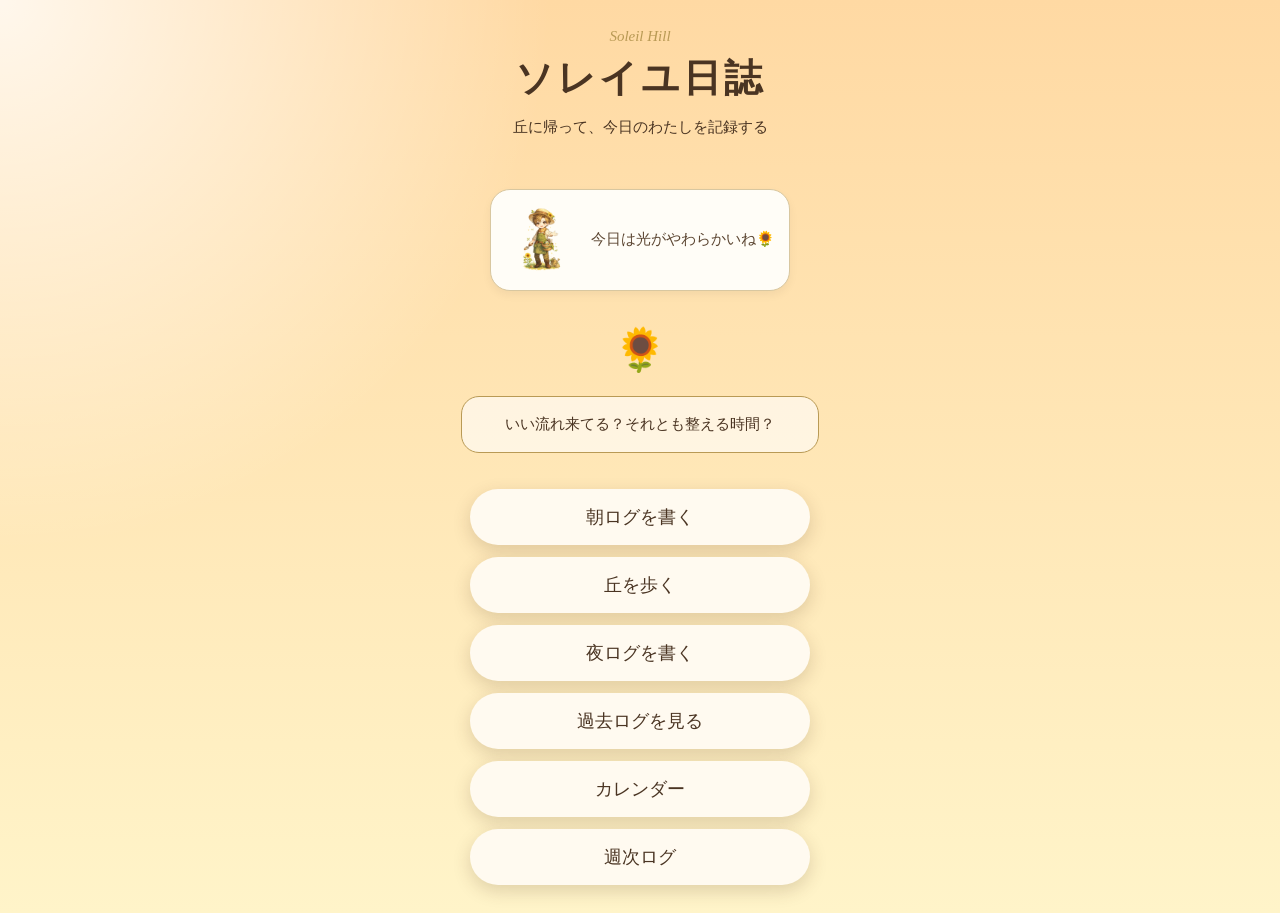
<file: index.html>
<!DOCTYPE html>
<html lang="ja">

<head>
  <meta charset="UTF-8">
  <meta name="viewport" content="width=device-width, initial-scale=1.0">

  <!-- ========================= -->
  <!-- 🌻 ホーム画面用アイコン -->
  <!-- iPhoneのホーム画面に追加したときのアイコン -->
  <!-- ========================= -->
  <link rel="apple-touch-icon" href="icon.png">

  <title>ソレイユ日誌</title>

  <style>
    /* ==================================================
       🌻 色の設定
       アプリ全体で使う基本カラー
    ================================================== */
    :root {
      --paper: #fff9ea;
      --ink: #4a3422;
      --gold: #b99a55;
      --green: #768b4b;
      --soft: rgba(255, 249, 234, 0.9);
    }

    /* ==================================================
       🌻 ページ全体
       背景・文字・フォントの基本設定
    ================================================== */
    body {
      margin: 0;
      font-family: "Hiragino Mincho ProN", "Yu Mincho", serif;
      color: var(--ink);
      background: linear-gradient(#ffe3b0, #fff7da);
    }

    /* ==================================================
       🌻 ホーム画面全体
       丘の入口として中央寄せにする
    ================================================== */
    .home {
      min-height: 100vh;
      padding: 28px 18px;
      box-sizing: border-box;

      display: flex;
      flex-direction: column;
      justify-content: center;
      text-align: center;

      background:
        radial-gradient(circle at top left, rgba(255, 255, 255, .8), transparent 35%),
        linear-gradient(#ffd9a3, #fff4c9);
    }

    /* ==================================================
       🌻 英語の小さなタイトル
       Soleil Hill の部分
    ================================================== */
    .small {
      font-style: italic;
      color: var(--gold);
      font-size: 15px;
      margin-bottom: 8px;
    }

    /* ==================================================
       🌻 メインタイトル
       ソレイユ日誌 の部分
    ================================================== */
    h1 {
      font-size: 38px;
      margin: 0;
      letter-spacing: .08em;
    }

    /* ==================================================
       🌿 サブタイトル
       丘に帰って、今日のわたしを記録する の部分
    ================================================== */
    .subtitle {
      margin: 10px 0 30px;
      font-size: 15px;
      line-height: 1.8;
    }

    /* ==================================================
       🌻 ミニキャラ篤史エリア全体
       画像とコメントを横並びにする場所
    ================================================== */
    .atsushi-box {
      display: flex;
      align-items: center;
      gap: 14px;

      background: #fffdf7;
      border: 1px solid #d8c7a0;
      border-radius: 20px;

      padding: 14px;
      margin: 18px auto 22px;
      max-width: 340px;

      box-shadow: 0 4px 10px rgba(0,0,0,0.05);
    }

    /* ==================================================
       🌻 ミニキャラ篤史の画像サイズ
       atsushi-mini-1.png / atsushi-mini-2.png を使う
    ================================================== */
    .atsushi-mini {
      width: 72px;
      height: 72px;
      object-fit: contain;
    }

    /* ==================================================
       💬 篤史コメントの吹き出し
    ================================================== */
    .atsushi-speech {
      flex: 1;
      font-size: 15px;
      line-height: 1.7;
      text-align: left;
      color: #5c4632;
    }

    /* ==================================================
       🌻 ひまわりアイコン
       ふわふわ浮く飾り
    ================================================== */
    .atsushi {
      font-size: 42px;
      text-align: center;
      margin: 12px 0;
      animation: float 2.5s ease-in-out infinite;
    }

    /* ==================================================
       🌻 ひまわりのふわふわアニメーション
    ================================================== */
    @keyframes float {
      0% {
        transform: translateY(0px);
      }

      50% {
        transform: translateY(-6px);
      }

      100% {
        transform: translateY(0px);
      }
    }

    /* ==================================================
       💬 時間帯別メッセージ
       ミニキャラとは別の、丘からの一言エリア
    ================================================== */
    .speech {
      text-align: center;
      font-size: 15px;
      line-height: 1.8;

      margin: 10px auto 24px;
      padding: 14px 18px;

      border: 1px solid var(--gold);
      border-radius: 18px;
      background: rgba(255, 255, 255, 0.6);

      width: 80%;
      max-width: 320px;
    }

    /* ==================================================
       🔘 メニューボタン共通
       各ログページへ移動するボタン
    ================================================== */
    button {
      border: none;
      border-radius: 999px;
      padding: 16px 30px;

      background: #fffaf0;
      color: var(--ink);

      font-size: 18px;
      font-family: inherit;

      box-shadow: 0 6px 18px rgba(80, 50, 20, .18);
      margin-top: 12px;

      width: 100%;
      max-width: 340px;
      align-self: center;
    }

    /* ==================================================
       🔘 ボタンを押したときの雰囲気
    ================================================== */
    button:active {
      transform: translateY(2px);
      box-shadow: 0 3px 10px rgba(80, 50, 20, .16);
    }
  </style>
</head>

<body>

  <!-- ==================================================
     🌻 丘の入口
     index.html はこのホーム画面だけにする
  ================================================== -->
  <section class="home" id="home">

    <!-- ========================= -->
    <!-- 🌻 タイトルエリア -->
    <!-- ========================= -->
    <div class="small">Soleil Hill</div>
    <h1>ソレイユ日誌</h1>
    <div class="subtitle">
      丘に帰って、今日のわたしを記録する
    </div>

    <!-- ========================= -->
    <!-- 🌻 ミニキャラ篤史エリア -->
    <!-- 画像とコメントを表示する場所 -->
    <!-- ========================= -->
    <div class="atsushi-box">
      <img
        id="atsushiMini"
        src="atsushi-mini-1.png"
        class="atsushi-mini"
        alt="ミニキャラ篤史"
      >

      <div
        class="atsushi-speech"
        id="atsushiSpeech">
        おかえり、今日はどんな空気？
      </div>
    </div>

    <!-- ========================= -->
    <!-- 🌻 ひまわり飾り -->
    <!-- ふわふわ動くアイコン -->
    <!-- ========================= -->
    <div class="atsushi" id="atsushi">🌻</div>

    <!-- ========================= -->
    <!-- 💬 時間帯別メッセージ -->
    <!-- 朝・昼・夕方・夜で言葉が変わる -->
    <!-- ========================= -->
    <div class="speech" id="speech"></div>

    <!-- ========================= -->
    <!-- 🔘 メニューエリア -->
    <!-- ここから各HTMLファイルへ移動する -->
    <!-- ========================= -->
    <button onclick="location.href='morninglog.html'">
      朝ログを書く
    </button>
		
		
		<!-- ==================================
  エリアログ選択ページへ移動
  「今日はどの丘を歩く？」を選ぶページ
======================================= -->
<button
  onclick="location.href='area-select.html'">
  丘を歩く
</button>
			
			
		
    <button onclick="location.href='log.html'">
      夜ログを書く
    </button>

    <button onclick="location.href='archive.html'">
      過去ログを見る
    </button>

    <button onclick="location.href='calendar.html'">
      カレンダー
    </button>

    <button onclick="location.href='weekly.html'">
      週次ログ
    </button>

  </section>

  <script>
    /* ==================================================
       💬 篤史ランダムコメント一覧
       ホーム画面を開いたときにランダムで表示
    ================================================== */
    const atsushiMessages = [
      "今日はどんな丘になりそう？",
      "無理しすぎない日にしよう🌿",
      "小さな1ミリでも、ちゃんと前進だよ",
      "今日は編み物日和かも🧶",
      "図書館の空気が合いそう📚",
      "ちゃんと休むのも、大事🙂‍↕️",
      "今日は光がやわらかいね🌻"
    ];

    /* ==================================================
       💬 篤史コメントをランダム表示する関数
    ================================================== */
    function randomAtsushiMessage() {
      const speech =
        document.getElementById("atsushiSpeech");

      if (!speech) return;

      const random =
        atsushiMessages[
          Math.floor(Math.random() * atsushiMessages.length)
        ];

      speech.innerText = random;
    }

    /* ==================================================
       💬 時間帯別メッセージを取得する関数
       朝・昼・夕方・夜で言葉を変える
    ================================================== */
    function getAtsushiMessage() {
      const hour = new Date().getHours();

      if (hour >= 5 && hour < 10) {
        return [
          "おはよう。今日はどんな光を拾う？",
          "朝の丘は静かだね。何から始める？",
          "小さくでもいい、今日の一歩を決めよう"
        ];
      }

      if (hour < 17) {
        return [
          "いま、どのエリアにいる感じ？",
          "いい流れ来てる？それとも整える時間？",
          "ちょっと立ち止まってもいいよ"
        ];
      }

      if (hour < 20) {
        return [
          "今日の余韻、ちゃんと拾っていこう",
          "いい一日だった？それとも整え直す？",
          "あと少し、やさしく締めよう"
        ];
      }

      return [
        "夜の丘へようこそ。今日は何が残った？",
        "言葉にできなくても、大丈夫",
        "ちゃんと今日を持ち帰ろう"
      ];
    }

    /* ==================================================
       💬 時間帯別メッセージを画面に表示する処理
       最初に「…………………」を出してから表示
    ================================================== */
    function showTimeMessage() {
      const speech =
        document.getElementById("speech");

      if (!speech) return;

      const messages = getAtsushiMessage();

      speech.innerText = "…………………";

      setTimeout(() => {
        speech.innerText =
          messages[
            Math.floor(Math.random() * messages.length)
          ];
      }, 1200);
    }

    /* ==================================================
       👀 ミニキャラ篤史の瞬き処理
       4秒ごとに画像を一瞬切り替える
    ================================================== */
    setInterval(() => {
      const img =
        document.getElementById("atsushiMini");

      if (!img) return;

      img.src = "atsushi-mini-2.png";

      setTimeout(() => {
        img.src = "atsushi-mini-1.png";
      }, 180);

    }, 4000);

    /* ==================================================
       🌻 ページ読み込み時の初期処理
       入口を開いたときに最初に実行される
    ================================================== */
    randomAtsushiMessage();
    showTimeMessage();
  </script>

</body>

</html>
</file>
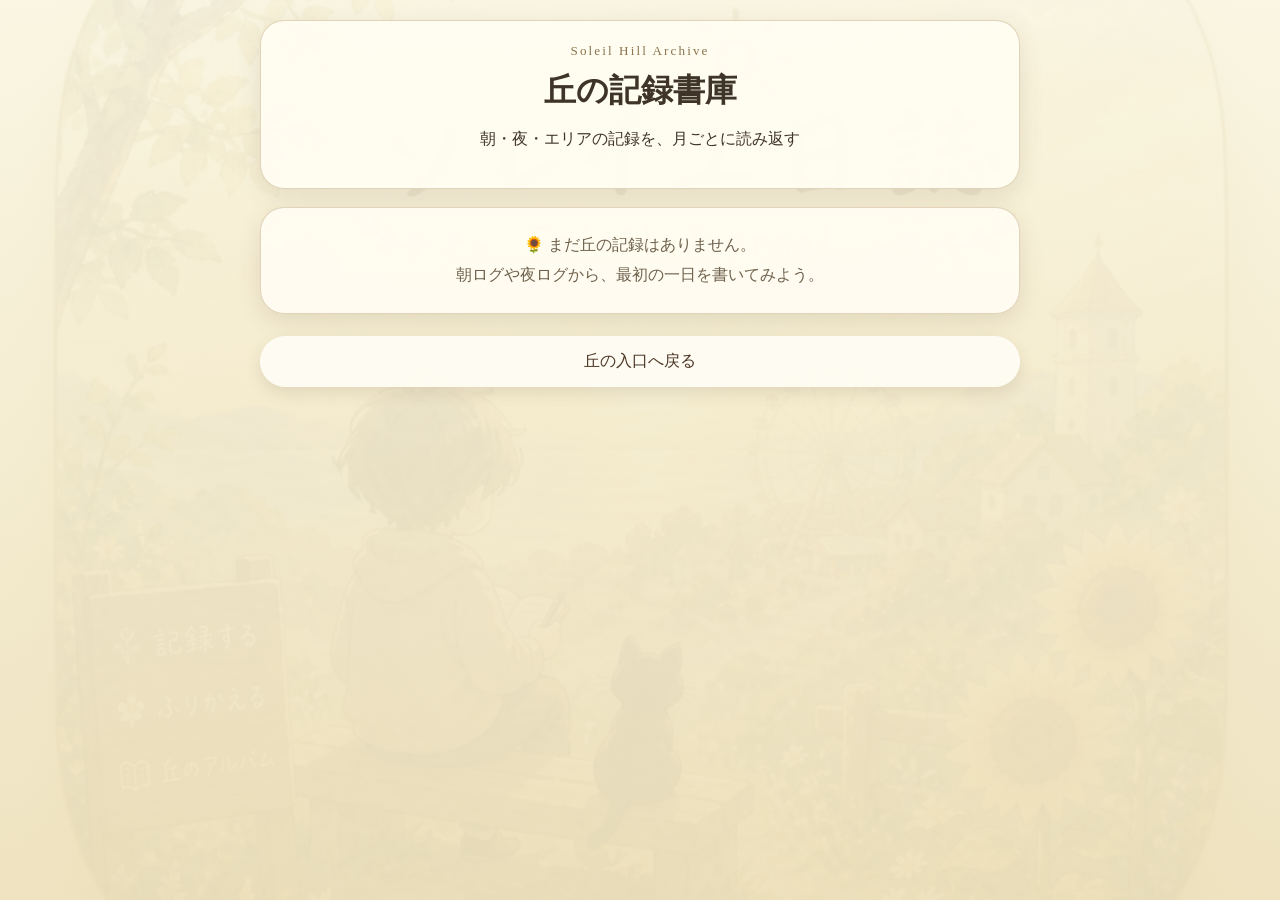
<file: archive.html>
<!DOCTYPE html>
<html lang="ja">
<head>
  <meta charset="UTF-8">
  <meta name="viewport" content="width=device-width, initial-scale=1.0">

  <title>丘の記録書庫｜ソレイユ日誌</title>

  <style>
    * {
      box-sizing: border-box;
    }

    body {
      margin: 0;
      padding: 20px 14px;
      min-height: 100vh;
      font-family: "Hiragino Mincho ProN", "Yu Mincho", serif;
      color: #3f3428;
      background:
        linear-gradient(
          rgba(250, 246, 226, 0.92),
          rgba(238, 226, 190, 0.96)
        ),
        url("icon.png");
      background-size: cover;
      background-position: center;
      background-attachment: fixed;
    }

    .screen {
      max-width: 760px;
      margin: 0 auto;
    }

    .header,
    .month-block,
    .archive-item,
    .empty {
      margin-bottom: 18px;
      padding: 22px;
      border-radius: 24px;
      background: rgba(255, 252, 242, 0.94);
      border: 1px solid rgba(160, 125, 70, 0.32);
      box-shadow: 0 8px 24px rgba(80, 60, 30, 0.12);
    }

    .header {
      text-align: center;
    }

    .small {
      font-size: 0.82rem;
      letter-spacing: 0.16em;
      color: #8a744d;
    }

    h1 {
      margin: 10px 0;
      font-size: 2rem;
    }

    .month-header {
      width: 100%;
      border: none;
      background: transparent;
      font-family: inherit;
      color: #3f3428;
      text-align: left;
      font-size: 1.45rem;
      cursor: pointer;
    }

    .month-count {
      margin-top: 10px;
      color: #6a7a4d;
      font-size: 0.95rem;
    }

    .month-content.closed {
      display: none;
    }

    .archive-item {
      cursor: pointer;
    }

    .archive-date {
      font-size: 1.35rem;
      font-weight: bold;
      margin-bottom: 12px;
    }

    .archive-title {
      font-size: 1.15rem;
      line-height: 1.8;
      margin-bottom: 10px;
    }

    .notice {
      color: #6a7a4d;
      line-height: 1.8;
      margin-bottom: 10px;
    }

    .log-tags {
      margin-top: 10px;
    }

    .log-tag {
      display: inline-block;
      margin: 4px 6px 0 0;
      padding: 5px 12px;
      border-radius: 999px;
      background: rgba(255, 252, 244, 0.95);
      border: 1px solid rgba(170, 135, 70, 0.35);
      font-size: 0.9rem;
    }

    .empty {
      text-align: center;
      line-height: 1.9;
      color: #6f624d;
    }

    button.back-button {
      display: block;
      width: 100%;
      margin-top: 22px;
      padding: 15px;
      border: none;
      border-radius: 999px;
      background: rgba(255, 252, 244, 0.95);
      color: #4b3524;
      font-family: inherit;
      font-size: 1rem;
      box-shadow: 0 6px 16px rgba(80, 60, 30, 0.12);
    }
  </style>
</head>

<body>
  <main class="screen">

    <!-- =========================================================
      🌻 ヘッダー
    ========================================================== -->
    <section class="header">
      <div class="small">Soleil Hill Archive</div>
      <h1>丘の記録書庫</h1>
      <p>朝・夜・エリアの記録を、月ごとに読み返す</p>
    </section>

    <!-- =========================================================
      📖 過去ログ一覧
      朝ログ・夜ログ・展望台ログ・図書館ログ・旧エリアログを統合表示
    ========================================================== -->
    <div id="archiveList"></div>

    <!-- =========================================================
      ◎ 戻るボタン
    ========================================================== -->
    <button class="back-button" onclick="location.href='index.html'">
      丘の入口へ戻る
    </button>

  </main>

  <script>
    /* =========================================================
      📦 localStorageを読む共通関数
    ========================================================== */
    function readStorage(key) {
      return JSON.parse(localStorage.getItem(key) || "{}");
    }

    function readArrayStorage(key) {
      return JSON.parse(localStorage.getItem(key) || "[]");
    }

    /* =========================================================
      📦 各ログを取得
    ========================================================== */
    function getAllLogStores() {
      return {
        morningLogs: readStorage("soleilMorningLogs"),
        nightLogs: readStorage("soleilLogs"),
        areaLogs: readStorage("soleilAreaLogs"),
        weeklyLogs: readStorage("soleilWeeklyLogs"),
        monthlyLogs: readStorage("soleilMonthlyLogs"),

        // 🔭 展望台ログ
        // 過去実装の差異に備えて、配列でもオブジェクトでも扱えるようにする
        observatoryLogs: JSON.parse(localStorage.getItem("observatoryLogs") || "[]"),

        // 📚 図書館ログ
        // library-log.html は配列で保存している
        libraryLogs: readArrayStorage("libraryLogs")
      };
    }

    /* =========================================================
      🗺️ エリアアイコン
    ========================================================== */
    function areaIcon(area) {
      const icons = {
        "展望台": "🔭",
        "図書館": "📚",
        "アトリエ": "🎨",
        "広場": "🕊️",
        "庭園": "🌷",
        "宿りの館": "🏡"
      };

      return icons[area] || "🗺️";
    }

    /* =========================================================
      🔭 展望台ログ取得
      配列保存・日付キー保存どちらにも対応
    ========================================================== */
    function getObservatoryLogByDate(stores, date) {
      const logs = stores.observatoryLogs;

      if (Array.isArray(logs)) {
        return logs.find(log => log.date === date);
      }

      return logs?.[date];
    }

    /* =========================================================
      📚 図書館ログ取得
      同日に複数件ある可能性がある
    ========================================================== */
    function getLibraryLogsByDate(stores, date) {
      return (stores.libraryLogs || []).filter(log => log.date === date);
    }

    /* =========================================================
      📅 全ログから日付一覧を作る
    ========================================================== */
    function collectDailyDates(stores) {
      const dates = new Set();

      Object.keys(stores.morningLogs || {}).forEach(date => dates.add(date));
      Object.keys(stores.nightLogs || {}).forEach(date => dates.add(date));
      Object.keys(stores.areaLogs || {}).forEach(date => dates.add(date));

      // 🔭 展望台ログ
      if (Array.isArray(stores.observatoryLogs)) {
        stores.observatoryLogs.forEach(log => {
          if (log.date) dates.add(log.date);
        });
      } else {
        Object.keys(stores.observatoryLogs || {}).forEach(date => dates.add(date));
      }

      // 📚 図書館ログ
      (stores.libraryLogs || []).forEach(log => {
        if (log.date) dates.add(log.date);
      });

      // YYYY-MM-DD 形式だけを採用して、0年NaN月を防ぐ
      return Array.from(dates)
        .filter(date => /^\d{4}-\d{2}-\d{2}$/.test(date))
        .sort()
        .reverse();
    }

    /* =========================================================
      🗓️ 日付を 2026年5月 表記に変換
    ========================================================== */
    function getMonthLabel(date) {
      const [year, month] = date.split("-");

      return `${year}年${Number(month)}月`;
    }

    /* =========================================================
      🗓️ 日付を月ごとにまとめる
    ========================================================== */
    function groupDatesByMonth(dates) {
      const groups = {};

      dates.forEach(date => {
        const monthLabel = getMonthLabel(date);

        if (!groups[monthLabel]) {
          groups[monthLabel] = [];
        }

        groups[monthLabel].push(date);
      });

      return groups;
    }

    /* =========================================================
      🏷️ その日に存在するログ種別タグを作る
    ========================================================== */
    function buildLogTags(date, stores) {
      const tags = [];

      const morning = stores.morningLogs[date];
      const night = stores.nightLogs[date];
      const area = stores.areaLogs[date];
      const observatory = getObservatoryLogByDate(stores, date);
      const libraryLogs = getLibraryLogsByDate(stores, date);

      if (morning) {
        tags.push(`<span class="log-tag">🌅 朝ログ</span>`);
      }

      if (night) {
        tags.push(`<span class="log-tag">🌙 夜ログ</span>`);
      }

      if (area) {
        Object.keys(area).forEach(areaName => {
          tags.push(
            `<span class="log-tag">${areaIcon(areaName)} ${areaName}</span>`
          );
        });
      }

      if (observatory) {
        tags.push(`<span class="log-tag">🔭 展望台</span>`);
      }

      if (libraryLogs.length > 0) {
        tags.push(`<span class="log-tag">📚 図書館</span>`);
      }

      return tags.join("");
    }

/* =========================================================
  📝 一覧に出すタイトルを決める
========================================================= */
function getArchiveTitle(date, stores) {
  const morning = stores.morningLogs[date];
  const night = stores.nightLogs[date];
  const area = stores.areaLogs[date];
  const observatory = getObservatoryLogByDate(stores, date);
  const libraryLogs = getLibraryLogsByDate(stores, date);

  // 🌙 夜ログ優先
  if (night?.oneLine) return night.oneLine;
  if (night?.theme) return night.theme;

  // 🌅 朝ログ
  // 新仕様：goal を最優先
  if (morning?.goal) return morning.goal;

  // 旧仕様互換
  if (morning?.theme) return morning.theme;

  // 🔭 展望台ログ
  if (observatory?.theme) return observatory.theme;
  if (observatory?.nextStep) return observatory.nextStep;
  if (observatory?.situation) return observatory.situation;

  // 📚 図書館ログ
  if (libraryLogs.length > 0) {
    const firstLibraryLog = libraryLogs[0];

    if (firstLibraryLog.oneLine) return firstLibraryLog.oneLine;
    if (firstLibraryLog.definition) return firstLibraryLog.definition;
    if (firstLibraryLog.source) return firstLibraryLog.source;

    return "図書館に記録がある日";
  }

  // 🗺️ 旧エリアログ
  if (area) {
    const firstAreaName = Object.keys(area)[0];
    const firstAreaLog = area[firstAreaName];

    if (firstAreaLog?.oneLine) return firstAreaLog.oneLine;
    if (firstAreaLog?.theme) return firstAreaLog.theme;

    return `${firstAreaName}に記録がある日`;
  }

  return "名前のない一日";
}

/* =========================================================
  🌿 一覧に出す補足文を作る
========================================================= */
function getArchiveMeta(date, stores) {
  const morning = stores.morningLogs[date];
  const night = stores.nightLogs[date];

  // 🌙 夜ログ優先
  if (night?.mood) {
    return `今日の主感情：${night.mood}`;
  }

  // 🌅 朝ログ
  if (morning?.mood) {
    return `今の状態：${morning.mood}`;
  }

  return "丘に記録を残した一日";
}

    /* =========================================================
      📅 日付カードを作る
    ========================================================== */
    function buildArchiveItem(date, stores) {
      const title = getArchiveTitle(date, stores);
      const meta = getArchiveMeta(date, stores);
      const tags = buildLogTags(date, stores);

      return `
        <section class="archive-item" onclick="openDetail('${date}')">
          <div class="archive-date">${date}</div>

          <div class="archive-title">
            ${title}
          </div>

          <div class="notice">
            ${meta}
          </div>

          <div class="log-tags">
            ${tags}
          </div>
        </section>
      `;
    }

    /* =========================================================
      📖 過去ログ一覧を月ごとに描画
    ========================================================== */


function renderArchive() {

      const stores = getAllLogStores();
      const dates = collectDailyDates(stores);
      const list = document.getElementById("archiveList");

      if (!list) return;

      if (dates.length === 0) {
        list.innerHTML = `
          <section class="empty">
            🌻 まだ丘の記録はありません。<br>
            朝ログや夜ログから、最初の一日を書いてみよう。
          </section>
        `;
        return;
      }

      const groups = groupDatesByMonth(dates);

      list.innerHTML = Object.keys(groups).map((monthLabel, index) => {
        const datesInMonth = groups[monthLabel];

        const monthId = `month-${index}`;
        const contentClass = index === 0 ? "month-content" : "month-content closed";
        const arrow = index === 0 ? "▼" : "▶";

        return `
          <section class="month-block">
            <button
              class="month-header"
              onclick="toggleMonth('${monthId}', this)">
              <span class="month-arrow">${arrow}</span>
              ${monthLabel}
            </button>

            <div class="month-count">
              ${datesInMonth.length}日分の記録
            </div>
          </section>

          <div id="${monthId}" class="${contentClass}">
            ${datesInMonth.map(date => buildArchiveItem(date, stores)).join("")}
          </div>
        `;
      }).join("");
    }

    /* =========================================================
      📖 月ごとの開閉処理
    ========================================================== */
    function toggleMonth(monthId, button) {
      const content = document.getElementById(monthId);
      const arrow = button.querySelector(".month-arrow");

      if (!content) return;

      content.classList.toggle("closed");

      if (content.classList.contains("closed")) {
        arrow.innerText = "▶";
      } else {
        arrow.innerText = "▼";
      }
    }

    /* =========================================================
      🔎 詳細ページへ移動
    ========================================================== */
    function openDetail(date) {
      location.href =
        `detail.html?date=${encodeURIComponent(date)}`;
    }

    /* =========================================================
      🌻 初期表示
    ========================================================== */
    renderArchive();
  </script>
  <script type="module">
  import { supabase } from "./js/supabaseClient.js";

  const { data, error } = await supabase
    .from("daily_logs")
    .select("*")
    .order("log_date", { ascending: false });

  if (!error && data) {
    const morningLogs = JSON.parse(localStorage.getItem("soleilMorningLogs") || "{}");

    data.forEach(row => {
      morningLogs[row.log_date] = {
        date: row.log_date,
        goal: row.morning_goal || "",
        mood: row.morning_mood || "",
        tasks: row.morning_tasks || [],
        areas: row.visited_areas || [],

        guideline: row.morning_guideline || "",
        smallJoy: row.morning_small_joy || "",

        theme: row.morning_goal || "",
        action: Array.isArray(row.morning_tasks)
          ? row.morning_tasks.map(task => `${task.done ? "☑" : "☐"} ${task.text}`).join("\n")
          : "",
        care: row.morning_guideline || "",
        message: row.morning_small_joy || "",

        savedAt: row.created_at || new Date().toISOString()
      };
    });

    localStorage.setItem("soleilMorningLogs", JSON.stringify(morningLogs));

    if (typeof renderArchive === "function") {
      renderArchive();
    }
  }
</script>
  
</body>
</html>
</file>
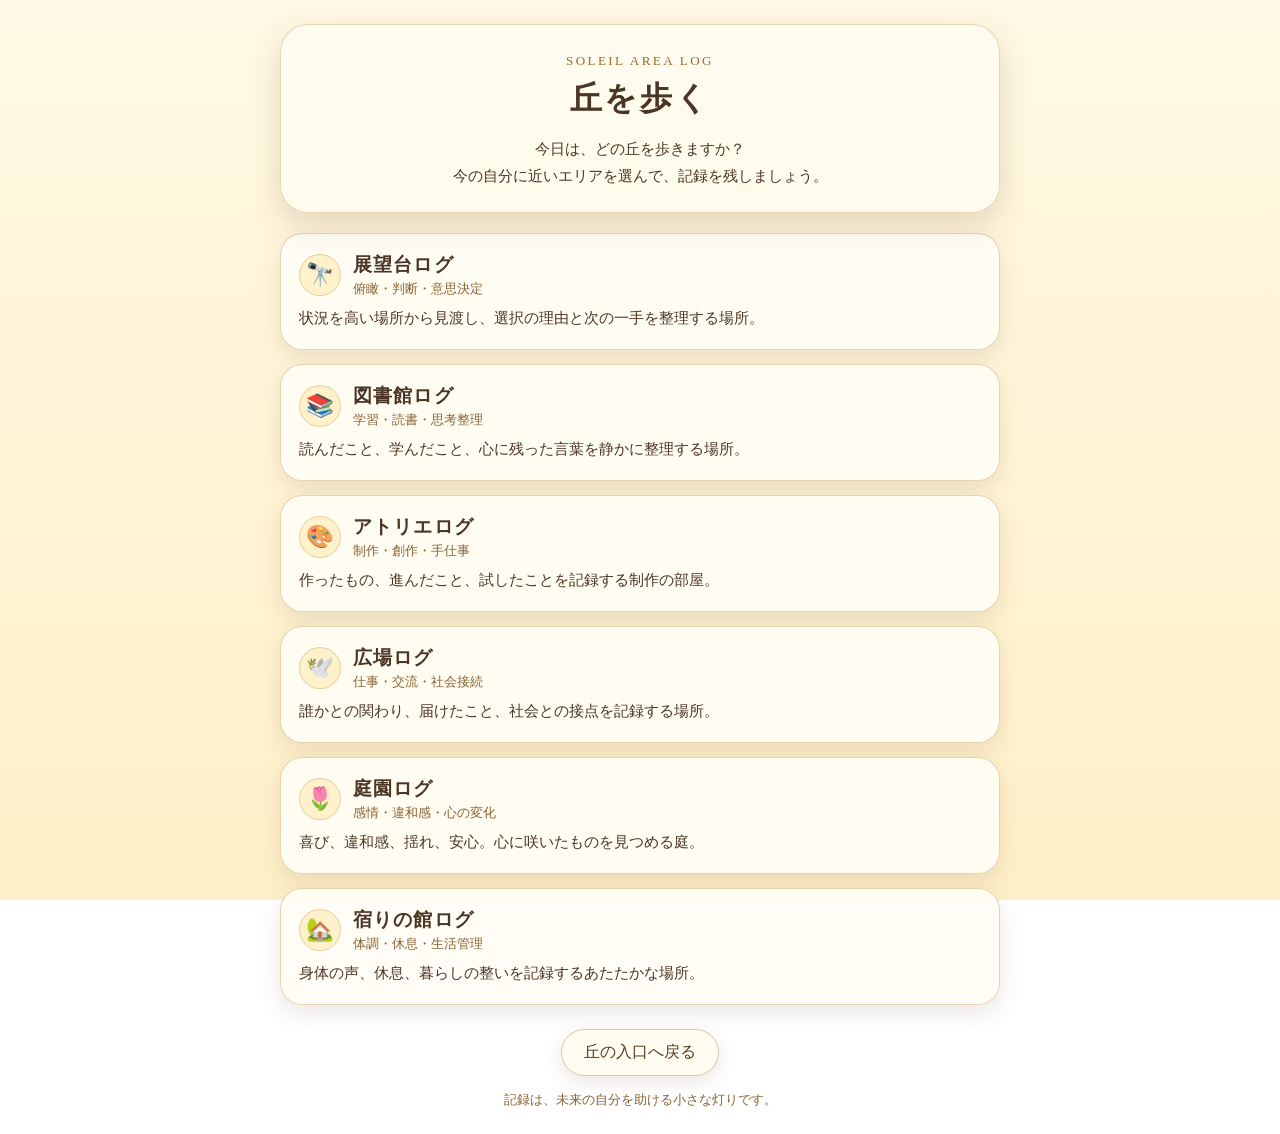
<file: area-select.html>
<!DOCTYPE html>
<html lang="ja">
<head>
  <!-- =========================================================
    ソレイユの丘 Webアプリ
    area-select.html

    役割：
    ・6種類のエリアログへ進むための「エリア選択ページ」
    ・トップページに6ボタンを直接並べず、世界観を保ったまま導線を整理する

    接続イメージ：
    index.html
      ↓
    area-select.html
      ↓
    observatory-log.html / library-log.html / atelier-log.html
    plaza-log.html / garden-log.html / home-log.html

    今後の拡張予定：
    ・エリア滞在率グラフへの接続
    ・時間帯による背景変化
    ・ミニキャラ篤史の案内コメント
    ・エリア別の最新ログ表示
  ========================================================== -->

  <meta charset="UTF-8" />

  <!-- スマホ表示を崩さないための基本設定 -->
  <meta name="viewport" content="width=device-width, initial-scale=1.0" />

  <title>丘を歩く｜ソレイユの丘</title>

  <style>
    /* =========================================================
      全体の基本設定
      ・余白計算をしやすくする
      ・スマホでも横幅がはみ出しにくくする
    ========================================================== */
    * {
      box-sizing: border-box;
    }

    /* =========================================================
      ページ全体
      ・ソレイユの丘らしい、やわらかい朝〜昼の丘の雰囲気
      ・背景画像は外部URLを使用
      ・あとで自作画像に差し替える場合は url(...) の中だけ変更すればOK
    ========================================================== */
    body {
      margin: 0;
      min-height: 100vh;
      padding: 24px 16px;

      font-family: "Hiragino Mincho ProN", "Yu Mincho", "YuMincho", serif;
      color: #4b3524;

      background:
        linear-gradient(
          rgba(255, 248, 225, 0.88),
          rgba(255, 238, 196, 0.93)
        ),
        url("https://images.unsplash.com/photo-1500530855697-b586d89ba3ee?auto=format&fit=crop&w=1200&q=80");

      background-size: cover;
      background-position: center;
      background-attachment: fixed;
    }

    /* =========================================================
      ページ幅の制御
      ・スマホでは画面いっぱい
      ・PCでは広がりすぎないよう最大幅を設定
    ========================================================== */
    .page {
      width: 100%;
      max-width: 720px;
      margin: 0 auto;
    }

    /* =========================================================
      ヒーローエリア
      ・ページ上部のタイトル部分
      ・「機能選択」ではなく「丘を歩く」雰囲気を出す場所
    ========================================================== */
    .hero {
      text-align: center;
      padding: 28px 18px 22px;
      margin-bottom: 20px;

      background: rgba(255, 252, 240, 0.84);
      border: 1px solid rgba(194, 142, 72, 0.35);
      border-radius: 28px;
      box-shadow: 0 12px 32px rgba(97, 67, 32, 0.18);
      backdrop-filter: blur(4px);
    }

    /* 小さな英字ラベル */
    .eyebrow {
      margin-bottom: 8px;
      font-size: 0.82rem;
      letter-spacing: 0.18em;
      color: #9a6b2f;
    }

    /* ページタイトル */
    h1 {
      margin: 0;
      font-size: 2rem;
      letter-spacing: 0.08em;
    }

    /* タイトル下の説明文 */
    .lead {
      margin: 14px 0 0;
      line-height: 1.8;
      font-size: 0.95rem;
    }

    /* =========================================================
      エリアカード一覧
      ・6つのエリアログをカード形式で並べる
      ・トップページではなく、このページにまとめることで導線を整理
    ========================================================== */
    .area-list {
      display: grid;
      gap: 14px;
    }

    /* =========================================================
      エリアカード
      ・aタグそのものをカード化
      ・タップしやすいように余白を広めにする
    ========================================================== */
    .area-card {
      display: block;
      text-decoration: none;
      color: inherit;

      padding: 18px;
      border-radius: 22px;

      background: rgba(255, 253, 245, 0.92);
      border: 1px solid rgba(185, 130, 58, 0.35);
      box-shadow: 0 8px 22px rgba(88, 58, 25, 0.12);

      transition:
        transform 0.18s ease,
        box-shadow 0.18s ease,
        background 0.18s ease;
    }

    /* PCでマウスを乗せたときの動き */
    .area-card:hover {
      transform: translateY(-3px);
      box-shadow: 0 12px 28px rgba(88, 58, 25, 0.2);
      background: rgba(255, 250, 232, 0.98);
    }

    /* スマホで押したときに少し沈む */
    .area-card:active {
      transform: scale(0.99);
    }

    /* =========================================================
      カード上部
      ・アイコン
      ・エリア名
      ・短い役割説明
    ========================================================== */
    .area-head {
      display: flex;
      align-items: center;
      gap: 12px;
      margin-bottom: 8px;
    }

    /* 丸いアイコン枠 */
    .icon {
      flex: 0 0 42px;
      width: 42px;
      height: 42px;

      display: grid;
      place-items: center;

      border-radius: 50%;
      background: #fff1c9;
      font-size: 1.4rem;
      box-shadow: inset 0 0 0 1px rgba(154, 107, 47, 0.25);
    }

    /* エリア名 */
    .area-title {
      font-size: 1.18rem;
      font-weight: bold;
      letter-spacing: 0.06em;
    }

    /* 役割の短い説明 */
    .area-subtitle {
      margin-top: 2px;
      font-size: 0.84rem;
      color: #8a6337;
    }

    /* カード本文 */
    .area-text {
      margin: 0;
      line-height: 1.7;
      font-size: 0.92rem;
    }

    /* =========================================================
      下部エリア
      ・トップページへ戻るボタン
      ・小さなメッセージ
    ========================================================== */
    .footer {
      margin-top: 24px;
      text-align: center;
    }

    /* 丘の入口へ戻るボタン */
    .back-button {
      display: inline-block;
      text-decoration: none;
      color: #5a3b1f;

      padding: 12px 22px;
      border-radius: 999px;

      background: rgba(255, 252, 240, 0.9);
      border: 1px solid rgba(154, 107, 47, 0.35);
      box-shadow: 0 6px 18px rgba(88, 58, 25, 0.12);
    }

    .back-button:hover {
      background: rgba(255, 247, 222, 0.98);
    }

    /* 下部の小さな言葉 */
    .small-note {
      margin-top: 14px;
      font-size: 0.8rem;
      color: #8a6337;
      line-height: 1.6;
    }

    /* =========================================================
      スマホ向け微調整
      ・画面が狭いとき、タイトルや余白を少しだけ詰める
    ========================================================== */
    @media (max-width: 480px) {
      body {
        padding: 18px 12px;
      }

      .hero {
        padding: 24px 16px 20px;
        border-radius: 24px;
      }

      h1 {
        font-size: 1.8rem;
      }

      .area-card {
        padding: 16px;
      }
    }
  </style>
</head>

<body>
  <!-- =========================================================
    ページ全体の入れ物
  ========================================================== -->
  <main class="page">

    <!-- =========================================================
      上部タイトルエリア
      ・このページの目的を世界観込みで伝える
    ========================================================== -->
    <section class="hero">
      <div class="eyebrow">SOLEIL AREA LOG</div>

      <h1>丘を歩く</h1>

      <p class="lead">
        今日は、どの丘を歩きますか？<br>
        今の自分に近いエリアを選んで、記録を残しましょう。
      </p>
    </section>

    <!-- =========================================================
      6エリア選択カード
      ・href のリンク先は、今後作る各ログページ名
      ・まだページが存在しなくても、先に導線として置いておく
    ========================================================== -->
    <section class="area-list">

      <!-- =======================================================
        展望台ログ
        役割：俯瞰・判断・意思決定
        接続予定ページ：observatory-log.html
      ======================================================== -->
      <a class="area-card" href="observatory-log.html">
        <div class="area-head">
          <div class="icon">🔭</div>
          <div>
            <div class="area-title">展望台ログ</div>
            <div class="area-subtitle">俯瞰・判断・意思決定</div>
          </div>
        </div>
        <p class="area-text">
          状況を高い場所から見渡し、選択の理由と次の一手を整理する場所。
        </p>
      </a>

      <!-- =======================================================
        図書館ログ
        役割：学習・読書・思考整理
        接続予定ページ：library-log.html
      ======================================================== -->
      <a class="area-card" href="library-log.html">
        <div class="area-head">
          <div class="icon">📚</div>
          <div>
            <div class="area-title">図書館ログ</div>
            <div class="area-subtitle">学習・読書・思考整理</div>
          </div>
        </div>
        <p class="area-text">
          読んだこと、学んだこと、心に残った言葉を静かに整理する場所。
        </p>
      </a>

      <!-- =======================================================
        アトリエログ
        役割：制作・創作・手仕事
        接続予定ページ：atelier-log.html
      ======================================================== -->
      <a class="area-card" href="atelier-log.html">
        <div class="area-head">
          <div class="icon">🎨</div>
          <div>
            <div class="area-title">アトリエログ</div>
            <div class="area-subtitle">制作・創作・手仕事</div>
          </div>
        </div>
        <p class="area-text">
          作ったもの、進んだこと、試したことを記録する制作の部屋。
        </p>
      </a>

      <!-- =======================================================
        広場ログ
        役割：仕事・交流・社会接続
        接続予定ページ：plaza-log.html
      ======================================================== -->
      <a class="area-card" href="plaza-log.html">
        <div class="area-head">
          <div class="icon">🕊️</div>
          <div>
            <div class="area-title">広場ログ</div>
            <div class="area-subtitle">仕事・交流・社会接続</div>
          </div>
        </div>
        <p class="area-text">
          誰かとの関わり、届けたこと、社会との接点を記録する場所。
        </p>
      </a>

      <!-- =======================================================
        庭園ログ
        役割：感情・違和感・心の変化
        接続予定ページ：garden-log.html
      ======================================================== -->
      <a class="area-card" href="garden-log.html">
        <div class="area-head">
          <div class="icon">🌷</div>
          <div>
            <div class="area-title">庭園ログ</div>
            <div class="area-subtitle">感情・違和感・心の変化</div>
          </div>
        </div>
        <p class="area-text">
          喜び、違和感、揺れ、安心。心に咲いたものを見つめる庭。
        </p>
      </a>

      <!-- =======================================================
        宿りの館ログ
        役割：体調・休息・生活管理
        接続予定ページ：home-log.html
      ======================================================== -->
      <a class="area-card" href="home-log.html">
        <div class="area-head">
          <div class="icon">🏡</div>
          <div>
            <div class="area-title">宿りの館ログ</div>
            <div class="area-subtitle">体調・休息・生活管理</div>
          </div>
        </div>
        <p class="area-text">
          身体の声、休息、暮らしの整いを記録するあたたかな場所。
        </p>
      </a>

    </section>

    <!-- =========================================================
      下部ナビゲーション
      ・エリア選択をやめてトップページに戻るための導線
    ========================================================== -->
    <div class="footer">
      <a class="back-button" href="index.html">丘の入口へ戻る</a>

      <div class="small-note">
        記録は、未来の自分を助ける小さな灯りです。
      </div>
    </div>

  </main>
</body>
</html>
</file>
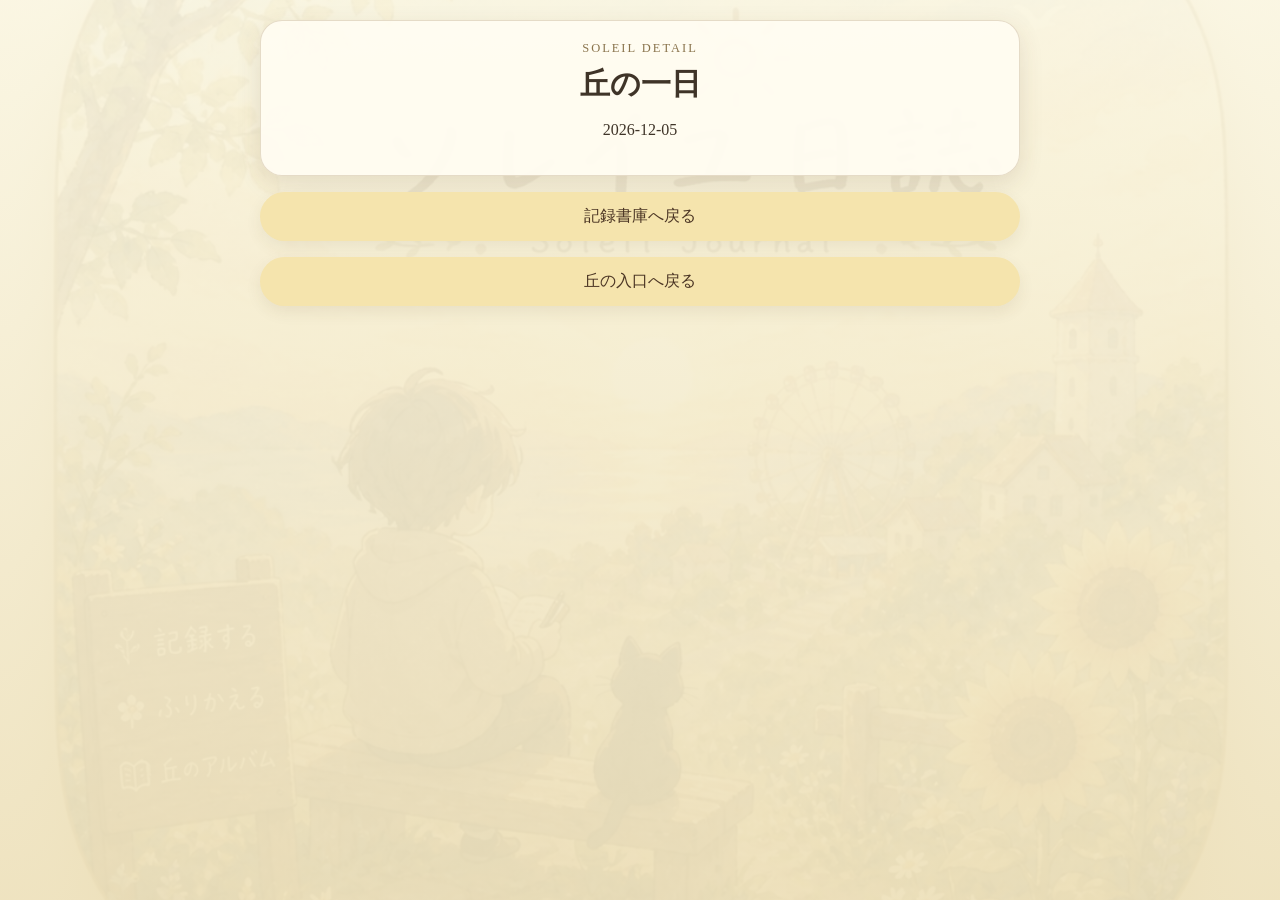
<file: detail.html>
<!DOCTYPE html>
<html lang="ja">
<head>
  <meta charset="UTF-8">
  <meta name="viewport" content="width=device-width, initial-scale=1.0">

  <title>記録詳細｜ソレイユ日誌</title>

<link rel="stylesheet" href="detail.css">

</head>

<body>
  <main class="screen">

    <section class="header">
      <div class="small">SOLEIL DETAIL</div>
      <h1>丘の一日</h1>
      <p id="dateTitle"></p>
    </section>

    <div id="morningDetail"></div>
    <div id="nightDetail"></div>
    <div id="atsushiCommentBox"></div>
    <div id="observatoryDetail"></div>
    <div id="libraryDetail"></div>
    <div id="areaDetail"></div>

    <button onclick="location.href='archive.html'">
      記録書庫へ戻る
    </button>

    <button onclick="location.href='index.html'">
      丘の入口へ戻る
    </button>

  </main>
  
  <script src="morning-comments.js"></script>
  <script src="night-comments.js"></script>
  <script src="atsushi-comments.js"></script>
  <script src="detail.js"></script>

</body>
</html>
</file>
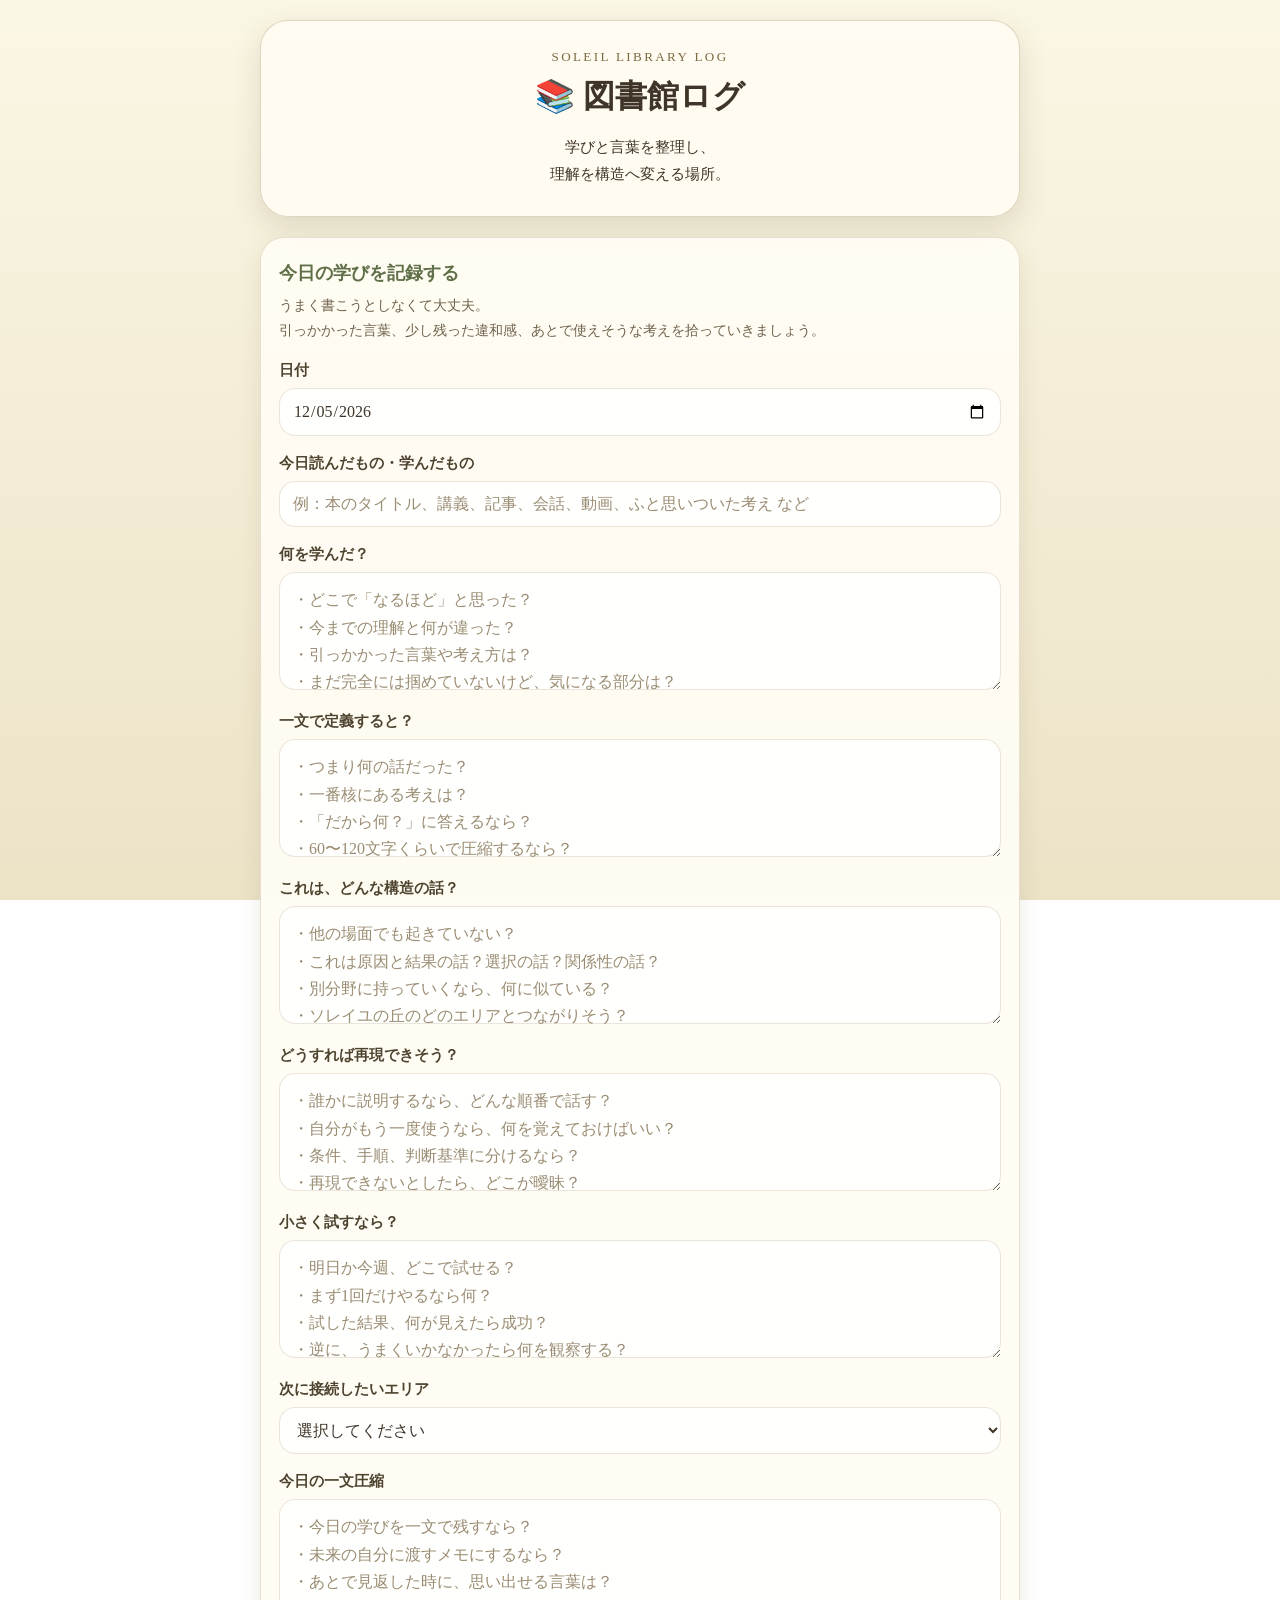
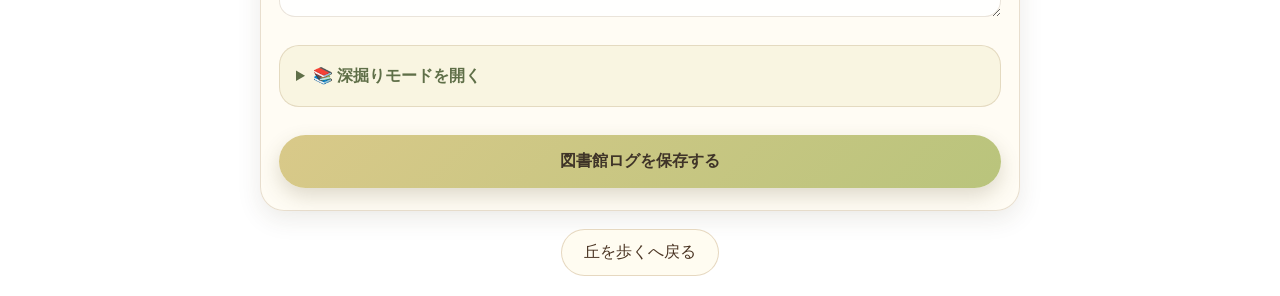
<file: library-log.html>
<!DOCTYPE html>
<html lang="ja">
<head>
  <!-- =========================================================
    ソレイユの丘 Webアプリ
    library-log.html

    役割：
    ・図書館エリア専用ログ
    ・読書 / 学習 / 思考整理 / 構造化 / 再現性 を記録する
    ・通常ログ + 深掘りモードを持つ

    保存先：
    localStorage["libraryLogs"]

    今後の接続予定：
    ・detail.html に図書館ログを表示
    ・archive.html に「📚 図書館ログあり」を表示
    ・月次ログで学習傾向を分析
  ========================================================== -->

  <meta charset="UTF-8" />
  <meta name="viewport" content="width=device-width, initial-scale=1.0" />

  <title>図書館ログ｜ソレイユの丘</title>

  <style>
    /* =========================================================
      全体共通設定
    ========================================================== */
    * {
      box-sizing: border-box;
    }

    body {
      margin: 0;
      padding: 20px 14px;
      min-height: 100vh;

      font-family: "Hiragino Mincho ProN", "Yu Mincho", serif;
      color: #3f3428;

      background:
        linear-gradient(
          rgba(250, 246, 226, 0.91),
          rgba(235, 225, 195, 0.94)
        ),
        url("https://images.unsplash.com/photo-1524995997946-a1c2e315a42f?auto=format&fit=crop&w=1200&q=80");

      background-size: cover;
      background-position: center;
      background-attachment: fixed;
    }

    .page {
      max-width: 760px;
      margin: 0 auto;
    }

    /* =========================================================
      ヒーローエリア
    ========================================================== */
    .hero {
      text-align: center;
      margin-bottom: 20px;
      padding: 28px 20px;

      border-radius: 28px;
      background: rgba(255, 252, 242, 0.9);
      border: 1px solid rgba(140, 112, 70, 0.28);
      box-shadow: 0 10px 30px rgba(70, 55, 30, 0.14);
    }

    .hero-sub {
      margin-bottom: 10px;
      font-size: 0.82rem;
      letter-spacing: 0.18em;
      color: #7b6a42;
    }

    h1 {
      margin: 0;
      font-size: 2rem;
    }

    .hero-text {
      margin-top: 14px;
      line-height: 1.8;
      font-size: 0.95rem;
    }

    /* =========================================================
      入力カード
    ========================================================== */
    .log-box {
      margin-bottom: 18px;
      padding: 22px 18px;

      border-radius: 24px;
      background: rgba(255, 252, 244, 0.94);
      border: 1px solid rgba(150, 120, 75, 0.22);
      box-shadow: 0 8px 24px rgba(70, 55, 30, 0.1);
    }

    .section-title {
      margin-top: 0;
      margin-bottom: 8px;
      font-size: 1.15rem;
      color: #5f6f48;
    }

    .section-lead {
      margin: 0 0 18px;
      font-size: 0.88rem;
      line-height: 1.8;
      color: #6f624d;
    }

    label {
      display: block;
      margin-top: 18px;
      margin-bottom: 8px;

      font-size: 0.92rem;
      font-weight: bold;
      color: #4d432f;
    }

    input,
    textarea,
    select {
      width: 100%;
      border: none;
      border-radius: 16px;
      padding: 14px;

      background: rgba(255, 255, 255, 0.9);
      color: #3f3428;

      font-family: inherit;
      font-size: 1rem;

      box-shadow: inset 0 0 0 1px rgba(150, 120, 75, 0.2);
    }

    textarea {
      resize: vertical;
      min-height: 118px;
      line-height: 1.7;
    }

    /* placeholder を少しやさしい色にする */
    input::placeholder,
    textarea::placeholder {
      color: #9a8c72;
      line-height: 1.7;
    }

    /* =========================================================
      深掘りモード
      details / summary を使うことで、必要なときだけ開ける
    ========================================================== */
    details {
      margin-top: 24px;
      padding: 16px;

      border-radius: 20px;
      background: rgba(248, 242, 220, 0.78);
      border: 1px solid rgba(150, 120, 75, 0.22);
    }

    summary {
      cursor: pointer;
      font-weight: bold;
      color: #5f6f48;
      line-height: 1.7;
    }

    .deep-note {
      margin: 12px 0 0;
      font-size: 0.84rem;
      line-height: 1.8;
      color: #6f624d;
    }

    /* =========================================================
      篤史コメント表示
    ========================================================== */
    .comment-box {
      display: none;
      margin-top: 22px;
      padding: 18px;

      border-radius: 22px;
      background: rgba(245, 239, 205, 0.95);
      border: 1px solid rgba(160, 130, 70, 0.28);
      box-shadow: 0 8px 22px rgba(70, 55, 30, 0.1);
    }

    .comment-title {
      margin-bottom: 10px;
      font-weight: bold;
      color: #5f6f48;
    }

    .comment-text {
      line-height: 1.8;
      white-space: pre-line;
      font-size: 0.95rem;
    }

    /* =========================================================
      保存ボタン
    ========================================================== */
    .save-button {
      width: 100%;
      margin-top: 28px;
      padding: 16px;

      border: none;
      border-radius: 999px;

      background: linear-gradient(135deg, #d9c989, #b9c47c);
      color: #3f3428;

      font-family: inherit;
      font-size: 1rem;
      font-weight: bold;

      cursor: pointer;
      box-shadow: 0 8px 20px rgba(90, 80, 40, 0.2);
    }

    .save-button:active {
      transform: scale(0.99);
    }

    /* =========================================================
      下部ナビゲーション
    ========================================================== */
    .bottom-nav {
      margin-top: 18px;
      text-align: center;
    }

    .back-button {
      display: inline-block;
      padding: 12px 22px;

      border-radius: 999px;
      text-decoration: none;

      color: #4b3524;
      background: rgba(255, 252, 240, 0.92);
      border: 1px solid rgba(154, 107, 47, 0.25);
    }

    @media (max-width: 480px) {
      body {
        padding: 16px 12px;
      }

      .hero {
        padding: 24px 16px;
      }

      h1 {
        font-size: 1.8rem;
      }

      .log-box {
        padding: 20px 16px;
      }
    }
  </style>
</head>

<body>
  <main class="page">

    <!-- =========================================================
      上部タイトル
    ========================================================== -->
    <section class="hero">
      <div class="hero-sub">SOLEIL LIBRARY LOG</div>

      <h1>📚 図書館ログ</h1>

      <div class="hero-text">
        学びと言葉を整理し、<br>
        理解を構造へ変える場所。
      </div>
    </section>

    <!-- =========================================================
      図書館ログ入力フォーム
    ========================================================== -->
    <section class="log-box">
      <h2 class="section-title">今日の学びを記録する</h2>

      <p class="section-lead">
        うまく書こうとしなくて大丈夫。<br>
        引っかかった言葉、少し残った違和感、あとで使えそうな考えを拾っていきましょう。
      </p>

      <!-- 日付 -->
      <label for="date">日付</label>
      <input type="date" id="date">

      <!-- インプット元 -->
      <label for="source">今日読んだもの・学んだもの</label>
      <input
        type="text"
        id="source"
        placeholder="例：本のタイトル、講義、記事、会話、動画、ふと思いついた考え など"
      >

      <!-- 学んだこと -->
      <label for="learning">何を学んだ？</label>
      <textarea
        id="learning"
        placeholder="・どこで「なるほど」と思った？
・今までの理解と何が違った？
・引っかかった言葉や考え方は？
・まだ完全には掴めていないけど、気になる部分は？"
      ></textarea>

      <!-- 一文定義 -->
      <label for="definition">一文で定義すると？</label>
      <textarea
        id="definition"
        placeholder="・つまり何の話だった？
・一番核にある考えは？
・「だから何？」に答えるなら？
・60〜120文字くらいで圧縮するなら？"
      ></textarea>

      <!-- 抽象化 -->
      <label for="abstraction">これは、どんな構造の話？</label>
      <textarea
        id="abstraction"
        placeholder="・他の場面でも起きていない？
・これは原因と結果の話？選択の話？関係性の話？
・別分野に持っていくなら、何に似ている？
・ソレイユの丘のどのエリアとつながりそう？"
      ></textarea>

      <!-- 再現方法 -->
      <label for="reproducibility">どうすれば再現できそう？</label>
      <textarea
        id="reproducibility"
        placeholder="・誰かに説明するなら、どんな順番で話す？
・自分がもう一度使うなら、何を覚えておけばいい？
・条件、手順、判断基準に分けるなら？
・再現できないとしたら、どこが曖昧？"
      ></textarea>

      <!-- 実験設計 -->
      <label for="experiment">小さく試すなら？</label>
      <textarea
        id="experiment"
        placeholder="・明日か今週、どこで試せる？
・まず1回だけやるなら何？
・試した結果、何が見えたら成功？
・逆に、うまくいかなかったら何を観察する？"
      ></textarea>

      <!-- 接続エリア -->
      <label for="nextArea">次に接続したいエリア</label>
      <select id="nextArea">
        <option value="">選択してください</option>
        <option value="展望台">🔭 展望台：判断や方針に使う</option>
        <option value="アトリエ">🎨 アトリエ：制作に落とし込む</option>
        <option value="広場">🕊️ 広場：誰かに届ける・仕事に使う</option>
        <option value="庭園">🌷 庭園：感情や違和感を見つめる</option>
        <option value="宿りの館">🏡 宿りの館：暮らしや休息に活かす</option>
      </select>

      <!-- 今日の圧縮 -->
      <label for="oneLine">今日の一文圧縮</label>
      <textarea
        id="oneLine"
        placeholder="・今日の学びを一文で残すなら？
・未来の自分に渡すメモにするなら？
・あとで見返した時に、思い出せる言葉は？"
      ></textarea>

      <!-- =====================================================
        深掘りモード
        普段は閉じておける。上級ログとして使う。
      ====================================================== -->
      <details>
        <summary>📚 深掘りモードを開く</summary>

        <p class="deep-note">
          ここは余力がある日だけでOK。<br>
          「理解した気がする」を、判断・説明・実験に変えるための上級欄です。
        </p>

        <!-- 逆方向思考 -->
        <label for="reverseThinking">逆から考えると？</label>
        <textarea
          id="reverseThinking"
          placeholder="・この考えが間違うとしたら、どんな時？
・反対意見を出すなら？
・あえて逆の立場に立つと、何が見える？
・この知識を使わない方がいい場面は？"
        ></textarea>

        <!-- 3分説明 -->
        <label for="threeMinuteExplain">3分で説明するなら？</label>
        <textarea
          id="threeMinuteExplain"
          placeholder="・前提は何？
・最初に何から話す？
・例え話を使うなら？
・相手が納得する順番に並べるなら？"
        ></textarea>

        <!-- 意思決定接続 -->
        <label for="decisionConnection">意思決定にどう接続する？</label>
        <textarea
          id="decisionConnection"
          placeholder="・この理解があると、何を選びやすくなる？
・逆に、何を避けられる？
・優先順位、仕事、制作、人間関係、休息の判断で変わることは？
・次に展望台ログを書くなら、どんな問いにつながる？"
        ></textarea>

        <!-- 理解レベル -->
        <label for="understandingLevel">理解レベル</label>
        <select id="understandingLevel">
          <option value="">選択してください</option>
          <option value="1">Lv.1：言葉だけ拾えた</option>
          <option value="2">Lv.2：なんとなく意味はわかる</option>
          <option value="3">Lv.3：自分の言葉で説明できる</option>
          <option value="4">Lv.4：別の場面に応用できる</option>
          <option value="5">Lv.5：人に教えられる</option>
        </select>

        <!-- 時間差レビュー -->
        <label for="reviewPoint">あとで見返す時の観察点</label>
        <textarea
          id="reviewPoint"
          placeholder="・1週間後に確認したいことは？
・実際に使えたか？
・今の理解で浅い部分はどこ？
・あとで再読したい箇所は？"
        ></textarea>
      </details>

      <!-- 保存ボタン -->
      <button class="save-button" onclick="saveLog()">
        図書館ログを保存する
      </button>

      <!-- 篤史コメント表示欄 -->
      <div id="atsushiCommentBox" class="comment-box">
        <div class="comment-title">篤史からの図書館コメント 📚</div>
        <div id="atsushiCommentText" class="comment-text"></div>
      </div>
    </section>

    <!-- 戻る -->
    <div class="bottom-nav">
      <a href="area-select.html" class="back-button">
        丘を歩くへ戻る
      </a>
    </div>

  </main>

  <script>
  /* =========================================================
  📅 URLパラメータから日付を取得
  detail.html から編集遷移した時に使う
========================================================= */
function getDateFromURL() {
  const params = new URLSearchParams(location.search);

  return params.get("date");
}

    /* =========================================================
      今日の日付を YYYY-MM-DD 形式で作る
    ========================================================== */
    function todayString() {
      const d = new Date();

      return `${d.getFullYear()}-${String(d.getMonth() + 1).padStart(2, "0")}-${String(d.getDate()).padStart(2, "0")}`;
    }

    /* =========================================================
      ページ読み込み時
      ・日付欄に今日の日付を入れる
    ========================================================== */
    const urlDate = getDateFromURL();

document.getElementById("date").value =
  urlDate || todayString();
  
loadLibraryLogByDate();

    /* =========================================================
      入力値を安全に取得する関数
      ・idを書くだけで value.trim() まで行う
    ========================================================== */
    function getValue(id) {
      return document.getElementById(id).value.trim();
    }

    /* =========================================================
      図書館コメント生成

      現段階ではAI APIではなく条件分岐。
      ただし「項目ごとの定型反応」だけにならないように、
      図書館らしく以下の流れでコメントする。

      1. 今日の学びを受け止める
      2. 構造化できている部分を見る
      3. 再現・実験・意思決定への接続を見る
      4. 最後に指針を置く
    ========================================================== */
    function generateAtsushiComment(log) {
      const comments = [];

      if (log.source) {
        comments.push(
          `今日は「${log.source}」から、図書館に持ち帰るものがあった日だね。`
        );
      } else {
        comments.push(
          "今日は、まだ名前のついていない学びを拾いに来た日だったのかもしれないね。"
        );
      }

      if (log.definition) {
        comments.push(
          "一文定義まで置けているのがすごくいい。知識は、短く言い直せた瞬間に“使える形”へ近づく。"
        );
      } else if (log.learning) {
        comments.push(
          "まだ一文に圧縮できなくても大丈夫。まずは引っかかったものを拾えた時点で、理解の入口には立てているよ。"
        );
      }

      if (log.abstraction) {
        comments.push(
          "抽象化まで進められているから、これは単なる感想じゃなくて、別の場面へ運べる知識になり始めている。"
        );
      }

      if (log.reproducibility || log.experiment) {
        comments.push(
          "再現方法や実験まで見えているのが図書館ログらしい。読んで終わりじゃなく、現実に接続する準備ができている。"
        );
      }

      if (log.decisionConnection) {
        comments.push(
          "意思決定への接続も見えているね。これは次に展望台へ持っていける学びだと思う。"
        );
      }

      if (log.nextArea) {
        comments.push(
          `次は「${log.nextArea}」へつながりそう。図書館で整理した言葉を、そのエリアで少し動かしてみよう。`
        );
      }

      comments.push(
        "今日の指針：理解は、覚えることだけじゃなく、次の選択を少しだけ澄ませるためにある。"
      );

      return comments.join("\n\n");
    }

/* =========================================================
  📚 日付に応じて図書館ログを復元
========================================================= */
function loadLibraryLogByDate() {
  const date =
    document.getElementById("date")?.value;

  if (!date) return;

  const logs =
    JSON.parse(localStorage.getItem("libraryLogs") || "[]");

  const log =
    logs.find(l => l.date === date);

  if (!log) return;

  document.getElementById("source").value =
    log.source || "";

  document.getElementById("learning").value =
    log.learning || "";

  document.getElementById("definition").value =
    log.definition || "";

  document.getElementById("abstraction").value =
    log.abstraction || "";

  document.getElementById("reproducibility").value =
    log.reproducibility || "";

  document.getElementById("experiment").value =
    log.experiment || "";

  document.getElementById("nextArea").value =
    log.nextArea || "";

  document.getElementById("oneLine").value =
    log.oneLine || "";

  document.getElementById("reverseThinking").value =
    log.reverseThinking || "";

  document.getElementById("threeMinuteExplain").value =
    log.threeMinuteExplain || "";

  document.getElementById("decisionConnection").value =
    log.decisionConnection || "";

  document.getElementById("understandingLevel").value =
    log.understandingLevel || "";

  document.getElementById("reviewPoint").value =
    log.reviewPoint || "";
}

    /* =========================================================
      図書館ログ保存処理

      保存先：
      localStorage["libraryLogs"]

      保存形式：
      [
        {
          id,
          area: "図書館",
          date,
          source,
          learning,
          definition,
          ...
        }
      ]
    ========================================================== */
    function saveLog() {
      const log = {
        id: Date.now(),
        area: "図書館",

        date: getValue("date"),
        source: getValue("source"),
        learning: getValue("learning"),
        definition: getValue("definition"),
        abstraction: getValue("abstraction"),
        reproducibility: getValue("reproducibility"),
        experiment: getValue("experiment"),
        nextArea: getValue("nextArea"),
        oneLine: getValue("oneLine"),

        reverseThinking: getValue("reverseThinking"),
        threeMinuteExplain: getValue("threeMinuteExplain"),
        decisionConnection: getValue("decisionConnection"),
        understandingLevel: getValue("understandingLevel"),
        reviewPoint: getValue("reviewPoint"),

        createdAt: new Date().toISOString()
      };

      /* =======================================================
        最低限の入力チェック
        ・何も書いていないログの保存を防ぐ
      ======================================================== */
      if (
        !log.source &&
        !log.learning &&
        !log.definition &&
        !log.oneLine
      ) {
        alert("何かひとつだけでも、図書館に残してから保存してね📚🌻");
        return;
      }

      /* 篤史コメント生成 */
      log.atsushiComment = generateAtsushiComment(log);

      /* 既存ログ取得 */
      const existingLogs =
  JSON.parse(localStorage.getItem("libraryLogs")) || [];

const editId =
  new URLSearchParams(location.search).get("id");

if (editId) {
  const index = existingLogs.findIndex(
    item => String(item.id) === editId
  );

  if (index !== -1) {
    log.id = Number(editId);
    existingLogs[index] = log;
  } else {
    existingLogs.unshift(log);
  }
} else {
  existingLogs.unshift(log);
}

      /* 保存 */
      localStorage.setItem(
        "libraryLogs",
        JSON.stringify(existingLogs)
      );

      /* コメント表示 */
      document.getElementById("atsushiCommentText").textContent =
        log.atsushiComment;

      document.getElementById("atsushiCommentBox").style.display =
        "block";

      alert("図書館ログを保存しました📚🌻");
    }
  </script>
</body>
</html>
</file>
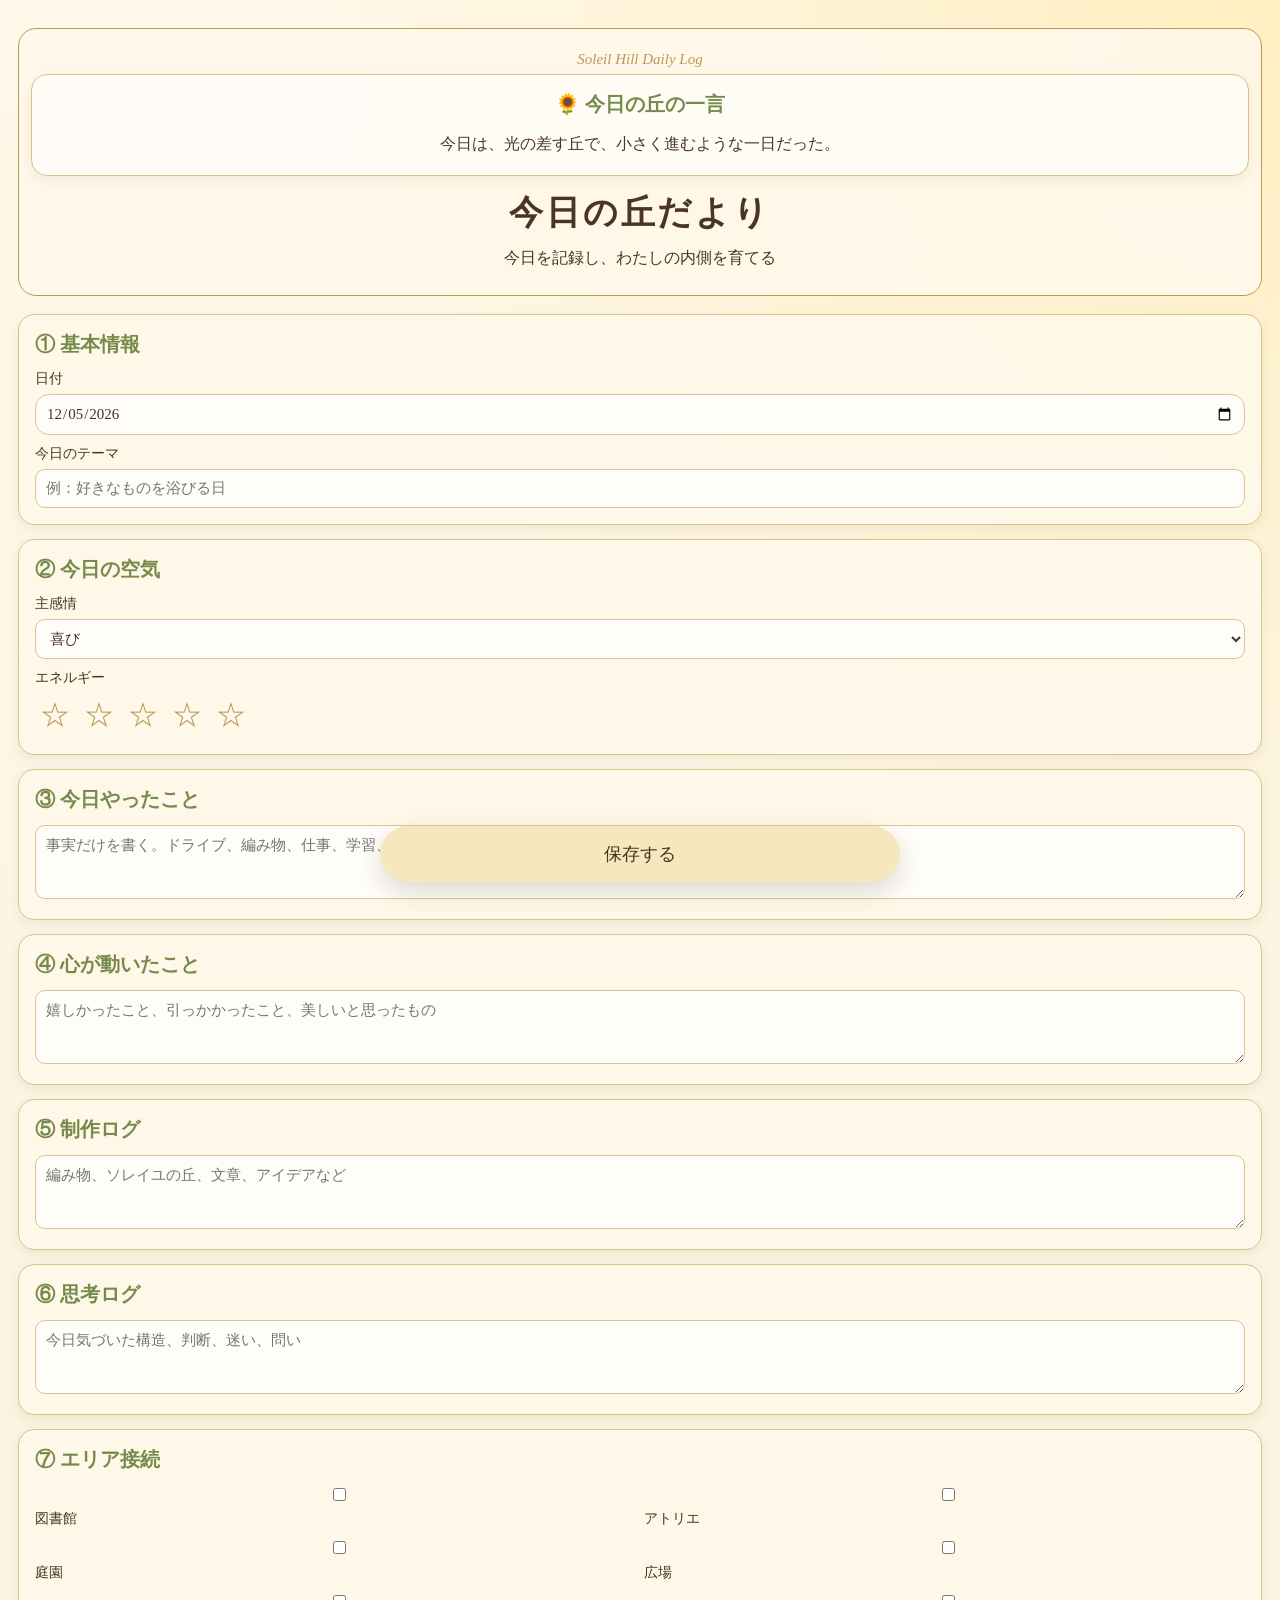
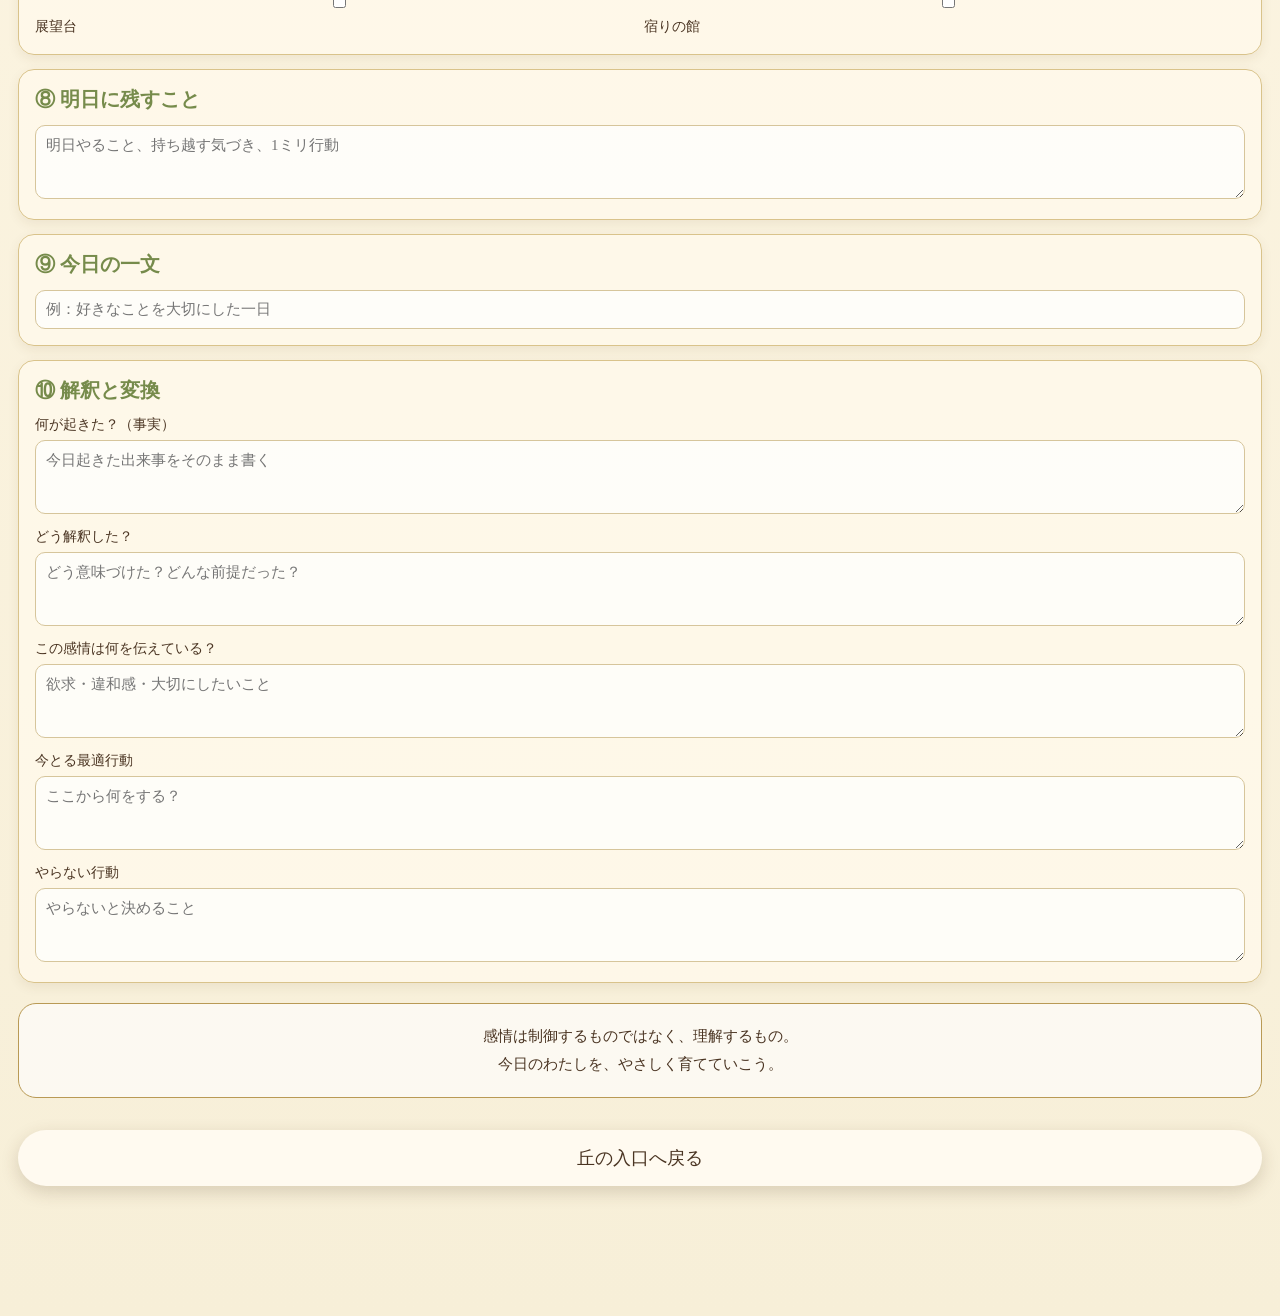
<file: log.html>
<!DOCTYPE html>
<html lang="ja">

<head>
  <meta charset="UTF-8">
  <meta name="viewport" content="width=device-width, initial-scale=1.0">
  <link rel="apple-touch-icon" href="icon.png">

  <title>ソレイユ日誌｜夜ログ</title>

  <style>
    /* ==================================================
       🌻 色の設定
    ================================================== */
    :root {
      --paper: #fff9ea;
      --ink: #4a3422;
      --gold: #b99a55;
      --green: #768b4b;
      --soft: rgba(255, 249, 234, 0.9);
    }

    /* ==================================================
       🌙 ページ全体
    ================================================== */
    body {
      margin: 0;
      font-family: "Hiragino Mincho ProN", "Yu Mincho", serif;
      color: var(--ink);
      background:
        radial-gradient(circle at top right, rgba(255, 220, 120, .35), transparent 30%),
        linear-gradient(#fff8e8, #f7efd8);
    }

    /* ==================================================
       🌙 夜ログ画面全体
    ================================================== */
    .screen {
      min-height: 100vh;
      padding: 28px 18px 130px;
      box-sizing: border-box;
    }

    /* ==================================================
       🌻 ヘッダー
    ================================================== */
    .header {
      text-align: center;
      border: 1px solid var(--gold);
      border-radius: 18px;
      padding: 22px 12px;
      background: var(--soft);
      margin-bottom: 18px;
    }

    .small {
      font-style: italic;
      color: var(--gold);
      font-size: 15px;
      margin-bottom: 6px;
    }

    .header h1 {
      margin: 6px 0;
      font-size: 34px;
      letter-spacing: .08em;
    }

    .header p {
      margin: 8px 0 0;
      line-height: 1.8;
    }

    /* ==================================================
       📜 入力カード共通
    ================================================== */
    .card {
      background: var(--soft);
      border: 1px solid #d9c38b;
      border-radius: 16px;
      padding: 16px;
      margin-bottom: 14px;
      box-shadow: 0 4px 12px rgba(90, 60, 20, .08);
    }

    .card h2 {
      margin: 0 0 12px;
      font-size: 20px;
      color: var(--green);
    }

    /* ==================================================
       🏷️ ラベル
    ================================================== */
    label {
      display: block;
      margin: 10px 0 6px;
      font-size: 14px;
    }

    /* ==================================================
       ✏️ 入力欄共通
    ================================================== */
    input,
    textarea,
    select {
      width: 100%;
      box-sizing: border-box;
      border: 1px solid #d6c59b;
      border-radius: 10px;
      background: rgba(255, 255, 255, .72);
      padding: 10px;
      font-family: inherit;
      font-size: 15px;
      color: var(--ink);
    }

    textarea {
      min-height: 74px;
      resize: vertical;
    }

    /* ==================================================
       📅 日付入力欄
       スマホで崩れにくくする設定
    ================================================== */
    input[type="date"] {
      -webkit-appearance: none;
      appearance: none;
      width: 100%;
      max-width: 100%;
      box-sizing: border-box;
      border-radius: 14px;
      overflow: hidden;
    }

    /* ==================================================
       🌅 朝ログサマリー
       朝ログが保存されている日のみ表示
    ================================================== */
    .morning-summary {
      border-color: #d9c38b;
      background: rgba(255, 248, 220, 0.72);
    }

    .morning-summary h2 {
      margin-top: 0;
    }

    .morning-summary div {
      margin: 8px 0;
      line-height: 1.7;
    }

    /* ==================================================
       🌻 今日の丘の一言
    ================================================== */
    #hillCommentBox {
      background: rgba(255, 255, 255, 0.62);
    }

    #hillCommentText {
      line-height: 1.8;
    }

    /* ==================================================
       ⭐ エネルギー星評価
    ================================================== */
    .stars button {
      box-shadow: none;
      background: transparent;
      color: var(--gold);
      font-size: 30px;
      padding: 2px;
      margin: 0 3px;
      width: auto;
    }

    /* ==================================================
       🗺️ エリア接続チェック
    ================================================== */
    .checks {
      display: grid;
      grid-template-columns: 1fr 1fr;
      gap: 8px;
      font-size: 14px;
    }

    .checks label {
      margin: 0;
      line-height: 1.6;
    }

    /* ==================================================
       🌿 フッターの指針
    ================================================== */
    .footer-note {
      text-align: center;
      font-size: 15px;
      line-height: 1.9;
      border: 1px solid var(--gold);
      border-radius: 18px;
      padding: 18px;
      background: rgba(255, 255, 255, .65);
      margin: 20px 0;
    }

    /* ==================================================
       ✅ 保存完了メッセージ
    ================================================== */
    .notice {
      text-align: center;
      margin: 14px 0;
      color: var(--green);
      line-height: 1.8;
    }

    /* ==================================================
       🔘 ボタン共通
    ================================================== */
    button {
      border: none;
      border-radius: 999px;
      padding: 16px 30px;
      background: #fffaf0;
      color: var(--ink);
      font-size: 18px;
      font-family: inherit;
      box-shadow: 0 6px 18px rgba(80, 50, 20, .18);
      margin-top: 12px;
      width: 100%;
    }

    button:active {
      transform: translateY(2px);
    }

    /* ==================================================
       💾 固定保存ボタン
       画面下に常に表示する
    ================================================== */
    .sticky-save {
      position: fixed;
      left: 50%;
      bottom: 18px;
      transform: translateX(-50%);
      width: calc(100% - 48px);
      max-width: 520px;
      z-index: 999;
      background: #f6e8bd;
      box-shadow: 0 10px 24px rgba(80, 60, 30, 0.18);
    }
  </style>
</head>

<body>

  <!-- ==================================================
     🌙 夜ログ画面
  ================================================== -->
  <section class="screen">

    <!-- ========================= -->
    <!-- 🌻 ヘッダー -->
    <!-- ========================= -->
    <div class="header">
      <div class="small">Soleil Hill Daily Log</div>

      <!-- ========================= -->
      <!-- 🌅 今朝のログサマリー -->
      <!-- morninglog.html で保存した朝ログを読み込む -->
      <!-- ========================= -->
      <div id="morningSummaryBox" class="card morning-summary" style="display:none;">
        <h2>🌅 今朝のログ</h2>

        <div id="morningSummaryTheme"></div>
        <div id="morningSummaryMood"></div>
        <div id="morningSummaryAction"></div>
        <div id="morningSummaryAreas"></div>
        <div id="morningSummaryCare"></div>
        <div id="morningSummaryMessage"></div>
      </div>

      <!-- ========================= -->
      <!-- 🌻 今日の丘の一言 -->
      <!-- 入力内容から自動生成する短文 -->
      <!-- ========================= -->
      <div class="card" id="hillCommentBox">
        <h2>🌻 今日の丘の一言</h2>
        <div id="hillCommentText"></div>
      </div>

      <h1>今日の丘だより</h1>
      <p>今日を記録し、わたしの内側を育てる</p>
    </div>

    <!-- ========================= -->
    <!-- ① 基本情報 -->
    <!-- ========================= -->
    <div class="card">
      <h2>① 基本情報</h2>

      <label>日付</label>
      <input type="date" id="date" onchange="loadByDate()">

      <label>今日のテーマ</label>
      <input id="theme" placeholder="例：好きなものを浴びる日">
    </div>

    <!-- ========================= -->
    <!-- ② 今日の空気 -->
    <!-- ========================= -->
    <div class="card">
      <h2>② 今日の空気</h2>

      <label>主感情</label>
      <select id="mood" onchange="updateHillComment()">
        <option>喜び</option>
        <option>安心</option>
        <option>静けさ</option>
        <option>焦り</option>
        <option>疲れ</option>
        <option>違和感</option>
      </select>

      <label>エネルギー</label>
      <div class="stars" id="stars">
        <button onclick="setEnergy(1)">☆</button>
        <button onclick="setEnergy(2)">☆</button>
        <button onclick="setEnergy(3)">☆</button>
        <button onclick="setEnergy(4)">☆</button>
        <button onclick="setEnergy(5)">☆</button>
      </div>
    </div>

    <!-- ========================= -->
    <!-- ③ 今日やったこと -->
    <!-- ========================= -->
    <div class="card">
      <h2>③ 今日やったこと</h2>
      <textarea id="done" placeholder="事実だけを書く。ドライブ、編み物、仕事、学習、外出など"></textarea>
    </div>

    <!-- ========================= -->
    <!-- ④ 心が動いたこと -->
    <!-- ========================= -->
    <div class="card">
      <h2>④ 心が動いたこと</h2>
      <textarea id="heart" placeholder="嬉しかったこと、引っかかったこと、美しいと思ったもの"></textarea>
    </div>

    <!-- ========================= -->
    <!-- ⑤ 制作ログ -->
    <!-- ========================= -->
    <div class="card">
      <h2>⑤ 制作ログ</h2>
      <textarea id="create" placeholder="編み物、ソレイユの丘、文章、アイデアなど"></textarea>
    </div>

    <!-- ========================= -->
    <!-- ⑥ 思考ログ -->
    <!-- ========================= -->
    <div class="card">
      <h2>⑥ 思考ログ</h2>
      <textarea id="think" placeholder="今日気づいた構造、判断、迷い、問い"></textarea>
    </div>

    <!-- ========================= -->
    <!-- ⑦ エリア接続 -->
    <!-- ========================= -->
    <div class="card">
      <h2>⑦ エリア接続</h2>

      <div class="checks">
        <label><input type="checkbox" value="図書館" class="area" onchange="updateHillComment()"> 図書館</label>
        <label><input type="checkbox" value="アトリエ" class="area" onchange="updateHillComment()"> アトリエ</label>
        <label><input type="checkbox" value="庭園" class="area" onchange="updateHillComment()"> 庭園</label>
        <label><input type="checkbox" value="広場" class="area" onchange="updateHillComment()"> 広場</label>
        <label><input type="checkbox" value="展望台" class="area" onchange="updateHillComment()"> 展望台</label>
        <label><input type="checkbox" value="宿りの館" class="area" onchange="updateHillComment()"> 宿りの館</label>
      </div>
    </div>

    <!-- ========================= -->
    <!-- ⑧ 明日に残すこと -->
    <!-- ========================= -->
    <div class="card">
      <h2>⑧ 明日に残すこと</h2>
      <textarea id="tomorrow" placeholder="明日やること、持ち越す気づき、1ミリ行動"></textarea>
    </div>

    <!-- ========================= -->
    <!-- ⑨ 今日の一文 -->
    <!-- ========================= -->
    <div class="card">
      <h2>⑨ 今日の一文</h2>
      <input id="oneLine" placeholder="例：好きなことを大切にした一日">
    </div>

    <!-- ========================= -->
    <!-- ⑩ 解釈と変換 -->
    <!-- ========================= -->
    <div class="card">
      <h2>⑩ 解釈と変換</h2>

      <label>何が起きた？（事実）</label>
      <textarea id="trigger" placeholder="今日起きた出来事をそのまま書く"></textarea>

      <label>どう解釈した？</label>
      <textarea id="interpret" placeholder="どう意味づけた？どんな前提だった？"></textarea>

      <label>この感情は何を伝えている？</label>
      <textarea id="meaning" placeholder="欲求・違和感・大切にしたいこと"></textarea>

      <label>今とる最適行動</label>
      <textarea id="action" placeholder="ここから何をする？" oninput="updateHillComment()"></textarea>

      <label>やらない行動</label>
      <textarea id="avoid" placeholder="やらないと決めること"></textarea>
    </div>

    <!-- ========================= -->
    <!-- 🌿 最後の指針 -->
    <!-- ========================= -->
    <div class="footer-note">
      感情は制御するものではなく、理解するもの。<br>
      今日のわたしを、やさしく育てていこう。
    </div>

    <!-- ========================= -->
    <!-- ✅ 保存通知 -->
    <!-- ========================= -->
    <div class="notice" id="notice"></div>

    <!-- ========================= -->
    <!-- 🔘 戻るボタン -->
    <!-- ========================= -->
    <button onclick="location.href='index.html'">
      丘の入口へ戻る
    </button>

    <!-- ========================= -->
    <!-- 💾 保存ボタン -->
    <!-- ========================= -->
    <button class="sticky-save" onclick="saveLog()">
      保存する
    </button>

  </section>

  <script>
    /* ==================================================
       ⭐ エネルギー値
       0〜5で保存する
    ================================================== */
    let energy = 0;

    /* ==================================================
       📅 今日の日付を YYYY-MM-DD 形式で作る関数
    ================================================== */
    function todayString() {
      const d = new Date();

      return `${d.getFullYear()}-${String(d.getMonth() + 1).padStart(2, "0")}-${String(d.getDate()).padStart(2, "0")}`;
    }

    /* ==================================================
       📦 夜ログ一覧を取得する関数
       localStorage の soleilLogs から読み込む
    ================================================== */
    function getLogs() {
      return JSON.parse(localStorage.getItem("soleilLogs") || "{}");
    }

    /* ==================================================
       📦 夜ログ一覧を保存する関数
       localStorage の soleilLogs に保存する
    ================================================== */
    function saveLogs(logs) {
      localStorage.setItem("soleilLogs", JSON.stringify(logs));
    }

    /* ==================================================
       ⭐ エネルギー星を設定する関数
    ================================================== */
    function setEnergy(num) {
      energy = num;

      document.querySelectorAll("#stars button").forEach((btn, i) => {
        btn.innerText = i < energy ? "★" : "☆";
      });
    }

    /* ==================================================
       🗺️ 選択中のエリアを取得する関数
    ================================================== */
    function getAreas() {
      return Array.from(document.querySelectorAll(".area"))
        .filter(a => a.checked)
        .map(a => a.value);
    }

    /* ==================================================
       🗺️ 保存済みエリアをチェックボックスへ反映する関数
    ================================================== */
    function setAreas(areas) {
      document.querySelectorAll(".area").forEach(a => {
        a.checked = areas.includes(a.value);
      });
    }

    /* ==================================================
       🌙 夜ログを保存する関数
       localStorage の soleilLogs に日付キーで保存する
    ================================================== */
    function saveLog() {
      const date =
        document.getElementById("date").value || todayString();

      const log = {
        date,
        theme: document.getElementById("theme").value,
        mood: document.getElementById("mood").value,
        energy,
        done: document.getElementById("done").value,
        heart: document.getElementById("heart").value,
        create: document.getElementById("create").value,
        think: document.getElementById("think").value,
        areas: getAreas(),
        tomorrow: document.getElementById("tomorrow").value,
        oneLine: document.getElementById("oneLine").value,
        trigger: document.getElementById("trigger").value,
        interpret: document.getElementById("interpret").value,
        meaning: document.getElementById("meaning").value,
        action: document.getElementById("action").value,
        avoid: document.getElementById("avoid").value,
        savedAt: new Date().toISOString()
      };

      const logs = getLogs();
      logs[date] = log;
      saveLogs(logs);

      const notice = document.getElementById("notice");

      if (notice) {
        notice.innerText =
          "保存しました。今日の丘に、ひとつ花が咲きました。🌻";

        setTimeout(() => {
          notice.innerText = "";
        }, 2600);
      }

      updateHillComment();
    }

    /* ==================================================
       📖 日付に合わせて夜ログを読み込む関数
       既存ログがあれば復元し、なければ空欄に戻す
    ================================================== */
    function loadByDate() {
      const date =
        document.getElementById("date").value;

      if (!date) return;

      const logs = getLogs();
      const log = logs[date];

      if (!log) {
        document.getElementById("theme").value = "";
        document.getElementById("mood").value = "喜び";
        setEnergy(0);
        document.getElementById("done").value = "";
        document.getElementById("heart").value = "";
        document.getElementById("create").value = "";
        document.getElementById("think").value = "";
        setAreas([]);
        document.getElementById("tomorrow").value = "";
        document.getElementById("oneLine").value = "";
        document.getElementById("trigger").value = "";
        document.getElementById("interpret").value = "";
        document.getElementById("meaning").value = "";
        document.getElementById("action").value = "";
        document.getElementById("avoid").value = "";

        loadMorningSummary();
        updateHillComment();
        return;
      }

      document.getElementById("theme").value = log.theme || "";
      document.getElementById("mood").value = log.mood || "喜び";
      setEnergy(log.energy || 0);
      document.getElementById("done").value = log.done || "";
      document.getElementById("heart").value = log.heart || "";
      document.getElementById("create").value = log.create || "";
      document.getElementById("think").value = log.think || "";
      setAreas(log.areas || []);
      document.getElementById("tomorrow").value = log.tomorrow || "";
      document.getElementById("oneLine").value = log.oneLine || "";
      document.getElementById("trigger").value = log.trigger || "";
      document.getElementById("interpret").value = log.interpret || "";
      document.getElementById("meaning").value = log.meaning || "";
      document.getElementById("action").value = log.action || "";
      document.getElementById("avoid").value = log.avoid || "";

      loadMorningSummary();
      updateHillComment();
    }

    /* ==================================================
       🌅 朝ログサマリーを読み込む関数
       localStorage の soleilMorningLogs を参照する
    ================================================== */
    function loadMorningSummary() {
      const dateInput =
        document.getElementById("date");

      const date =
        dateInput?.value || todayString();

      const morningLogs =
        JSON.parse(localStorage.getItem("soleilMorningLogs") || "{}");

      const morning =
        morningLogs[date];

      const box =
        document.getElementById("morningSummaryBox");

      if (!box) return;

      if (!morning) {
        box.style.display = "none";
        return;
      }

      box.style.display = "block";

      document.getElementById("morningSummaryTheme").innerText =
        `今日のテーマ：${morning.theme || "未記録"}`;

      document.getElementById("morningSummaryMood").innerText =
        `今朝の気分：${morning.mood || "未記録"}`;

      document.getElementById("morningSummaryAction").innerText =
        `1ミリ行動：${morning.action || "未記録"}`;

      document.getElementById("morningSummaryAreas").innerText =
        `行きたいエリア：${
          morning.areas && morning.areas.length
            ? morning.areas.join("・")
            : "未記録"
        }`;

      document.getElementById("morningSummaryCare").innerText =
        `注意点：${morning.care || "未記録"}`;

      document.getElementById("morningSummaryMessage").innerText =
        `朝の一文：${morning.message || "未記録"}`;
    }

    /* ==================================================
       🌻 今日の丘の一言を生成する関数
       感情・エリア・行動から短文を作る
    ================================================== */
    function generateHillComment() {
      const mood =
        document.getElementById("mood")?.value || "";

      const action =
        document.getElementById("action")?.value || "";

      const checkedAreas =
        Array.from(
          document.querySelectorAll(".area:checked")
        ).map(el => el.value);

      let placeWord = "丘";

      if (checkedAreas.includes("庭園")) {
        placeWord = "庭園";
      } else if (checkedAreas.includes("図書館")) {
        placeWord = "図書館";
      } else if (checkedAreas.includes("展望台")) {
        placeWord = "展望台";
      } else if (checkedAreas.includes("アトリエ")) {
        placeWord = "アトリエ";
      } else if (checkedAreas.includes("広場")) {
        placeWord = "広場";
      } else if (checkedAreas.includes("宿りの館")) {
        placeWord = "宿りの館";
      }

      let moodWord = "静かな";

      if (mood === "喜び") {
        moodWord = "光の差す";
      } else if (mood === "安心") {
        moodWord = "穏やかな";
      } else if (mood === "静けさ") {
        moodWord = "音の澄んだ";
      } else if (mood === "焦り") {
        moodWord = "風の強い";
      } else if (mood === "疲れ") {
        moodWord = "ゆっくり休む";
      } else if (mood === "違和感") {
        moodWord = "小さな違和感を拾う";
      }

      const actionWord =
        action.trim() || "小さく進む";

      return `今日は、${moodWord}${placeWord}で、${actionWord}ような一日だった。`;
    }

    /* ==================================================
       🌻 今日の丘の一言を画面に反映する関数
    ================================================== */
    function updateHillComment() {
      const hillComment =
        document.getElementById("hillCommentText");

      if (!hillComment) return;

      hillComment.innerText =
        generateHillComment();
    }

    /* ==================================================
       🌙 ページ読み込み時の初期処理
       今日の日付をセットして、保存済みログを読み込む
    ================================================== */
    const dateInput =
      document.getElementById("date");

    if (dateInput && !dateInput.value) {
      dateInput.value = todayString();
    }

    loadByDate();
    loadMorningSummary();
    updateHillComment();
  </script>

<script src="night-comments.js"></script>

</body>

</html>
</file>
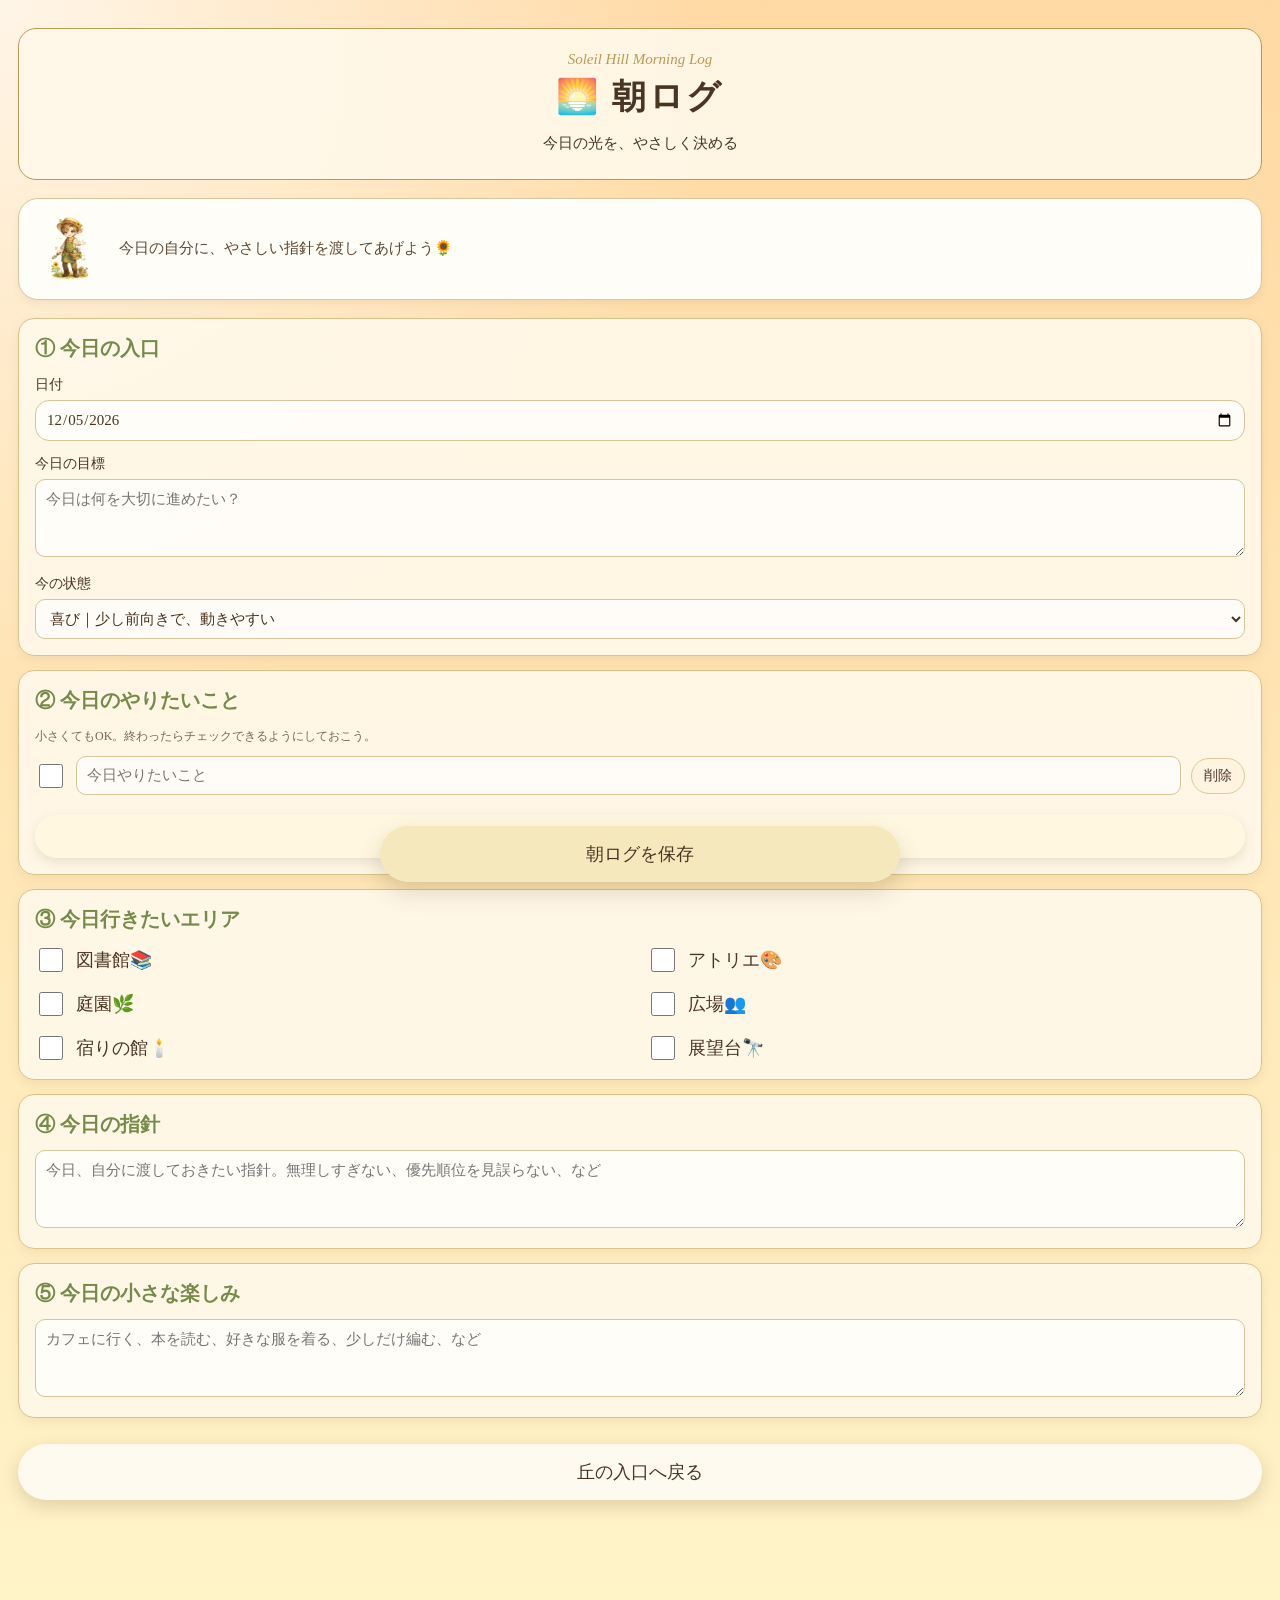
<file: morninglog.html>
<!DOCTYPE html>
<html lang="ja">

<head>
  <meta charset="UTF-8">
  <meta name="viewport" content="width=device-width, initial-scale=1.0">
  <link rel="apple-touch-icon" href="icon.png">

  <title>ソレイユ日誌｜朝ログ</title>

  <style>
    /* ==================================================
       🌻 色の設定
    ================================================== */
    :root {
      --paper: #fff9ea;
      --ink: #4a3422;
      --gold: #b99a55;
      --green: #768b4b;
      --soft: rgba(255, 249, 234, 0.9);
    }

    /* ==================================================
       🌅 ページ全体
    ================================================== */
    body {
      margin: 0;
      font-family: "Hiragino Mincho ProN", "Yu Mincho", serif;
      color: var(--ink);
      background:
        radial-gradient(circle at top left, rgba(255,255,255,.75), transparent 35%),
        linear-gradient(#ffd9a3, #fff4c9);
    }

    /* ==================================================
       🌅 朝ログ画面全体
    ================================================== */
    .screen {
      min-height: 100vh;
      padding: 28px 18px 130px;
      box-sizing: border-box;
    }

    /* ==================================================
       🌻 ヘッダー
    ================================================== */
    .header {
      text-align: center;
      border: 1px solid var(--gold);
      border-radius: 18px;
      padding: 22px 12px;
      background: var(--soft);
      margin-bottom: 18px;
    }

    .small {
      font-style: italic;
      color: var(--gold);
      font-size: 15px;
      margin-bottom: 6px;
    }

    h1 {
      margin: 6px 0;
      font-size: 34px;
      letter-spacing: .08em;
    }

    .subtitle {
      margin: 10px 0 0;
      font-size: 15px;
      line-height: 1.8;
    }

    /* ==================================================
       📜 入力カード
    ================================================== */
    .card {
      background: var(--soft);
      border: 1px solid #d9c38b;
      border-radius: 16px;
      padding: 16px;
      margin-bottom: 14px;
      box-shadow: 0 4px 12px rgba(90, 60, 20, .08);
    }

    .card h2 {
      margin: 0 0 12px;
      font-size: 20px;
      color: var(--green);
    }

    /* ==================================================
       🏷️ ラベル
    ================================================== */
    label {
      display: block;
      margin: 14px 0 6px;
      font-size: 14px;
    }

    .hint {
      font-size: 12px;
      line-height: 1.7;
      color: #7a6651;
      margin: 4px 0 8px;
    }

    /* ==================================================
       ✏️ 入力欄
    ================================================== */
    input,
    textarea,
    select {
      width: 100%;
      box-sizing: border-box;
      border: 1px solid #d6c59b;
      border-radius: 10px;
      background: rgba(255, 255, 255, .72);
      padding: 10px;
      font-family: inherit;
      font-size: 15px;
      color: var(--ink);
    }

    textarea {
      min-height: 78px;
      resize: vertical;
    }

    input[type="date"] {
      -webkit-appearance: none;
      appearance: none;
      width: 100%;
      max-width: 100%;
      box-sizing: border-box;
      border-radius: 14px;
      overflow: hidden;
    }

    /* ==================================================
       🌻 ミニキャラ篤史エリア
    ================================================== */
    .atsushi-box {
      display: flex;
      align-items: center;
      gap: 14px;
      background: #fffdf7;
      border: 1px solid #d8c7a0;
      border-radius: 20px;
      padding: 14px;
      margin: 18px 0;
      box-shadow: 0 4px 10px rgba(0,0,0,0.05);
    }

    .atsushi-mini {
      width: 72px;
      height: 72px;
      object-fit: contain;
    }

    .atsushi-speech {
      flex: 1;
      font-size: 15px;
      line-height: 1.7;
      color: #5c4632;
    }

    /* ==================================================
       ✅ 今日のやりたいこと
    ================================================== */
    .task-row {
      display: flex;
      align-items: center;
      gap: 10px;
      margin: 10px 0;
    }

    .task-row input[type="checkbox"] {
      width: 24px;
      height: 24px;
      flex-shrink: 0;
    }

    .task-row input[type="text"] {
      flex: 1;
    }

    .task-delete {
      width: auto;
      margin: 0;
      padding: 8px 12px;
      font-size: 14px;
      box-shadow: none;
      background: #fff4df;
      border: 1px solid #dfc99a;
    }

    .add-task {
      margin-top: 10px;
      background: #fff7df;
      box-shadow: 0 4px 12px rgba(80, 50, 20, .12);
      font-size: 15px;
      padding: 12px 18px;
    }

    /* ==================================================
       🗺️ エリア選択
    ================================================== */
    .areaGrid {
      display: grid;
      grid-template-columns: 1fr 1fr;
      gap: 14px;
      margin-top: 12px;
    }

    .areaGrid label {
      display: flex;
      flex-direction: row;
      align-items: center;
      gap: 10px;
      margin: 0;
      font-size: 18px;
      white-space: nowrap;
    }

    .areaGrid input[type="checkbox"] {
      width: 24px;
      height: 24px;
    }

    /* ==================================================
       🔘 ボタン共通
    ================================================== */
    button {
      border: none;
      border-radius: 999px;
      padding: 16px 30px;
      background: #fffaf0;
      color: var(--ink);
      font-size: 18px;
      font-family: inherit;
      box-shadow: 0 6px 18px rgba(80, 50, 20, .18);
      margin-top: 12px;
      width: 100%;
    }

    button:active {
      transform: translateY(2px);
    }

    .sticky-save {
      position: fixed;
      left: 50%;
      bottom: 18px;
      transform: translateX(-50%);
      width: calc(100% - 48px);
      max-width: 520px;
      z-index: 999;
      background: #f6e8bd;
      box-shadow: 0 10px 24px rgba(80, 60, 30, 0.18);
    }

    .notice {
      text-align: center;
      margin: 14px 0;
      color: var(--green);
      line-height: 1.8;
    }
  </style>
</head>

<body>

  <section class="screen">

    <div class="header">
      <div class="small">Soleil Hill Morning Log</div>
      <h1>🌅 朝ログ</h1>
      <div class="subtitle">
        今日の光を、やさしく決める
      </div>
    </div>

    <div class="atsushi-box">
      <img
        id="atsushiMini"
        src="atsushi-mini-1.png"
        class="atsushi-mini"
        alt="ミニキャラ篤史"
      >

      <div class="atsushi-speech" id="atsushiSpeech">
        おはよう。今日の丘を一緒に整えよう。
      </div>
    </div>

    <!-- ========================= -->
    <!-- 📅 今日の入口 -->
    <!-- ========================= -->
    <div class="card">
      <h2>① 今日の入口</h2>

      <label>日付</label>
      <input
        type="date"
        id="morningDate"
        onchange="loadMorningByDate()"
      >

      <label>今日の目標</label>
      <textarea
        id="morningGoal"
        placeholder="今日は何を大切に進めたい？"></textarea>

      <label>今の状態</label>
      <select id="morningMood">
        <option value="喜び">喜び｜少し前向きで、動きやすい</option>
        <option value="安心">安心｜落ち着いていて、守られている感じ</option>
        <option value="静けさ">静けさ｜大きな波はなく、内側が静か</option>
        <option value="集中">集中｜やることに意識が向いている</option>
        <option value="焦り">焦り｜急がなきゃ、という感覚がある</option>
        <option value="疲れ">疲れ｜エネルギーが少なく、休息も必要</option>
        <option value="違和感">違和感｜まだ言葉にならない引っかかりがある</option>
        <option value="回復途中">回復途中｜無理はできないけど、少し戻ってきている</option>
      </select>
    </div>

    <!-- ========================= -->
    <!-- ✅ 今日のやりたいこと -->
    <!-- ========================= -->
    <div class="card">
      <h2>② 今日のやりたいこと</h2>
      <p class="hint">
        小さくてもOK。終わったらチェックできるようにしておこう。
      </p>

      <div id="taskList"></div>

      <button class="add-task" type="button" onclick="addTaskRow()">
        ＋ やりたいことを追加
      </button>
    </div>

    <!-- ========================= -->
    <!-- 🗺️ 今日行きたいエリア -->
    <!-- ========================= -->
    <div class="card">
      <h2>③ 今日行きたいエリア</h2>

      <div class="areaGrid">
        <label>
          <input type="checkbox" name="morningArea" value="図書館">
          図書館📚
        </label>

        <label>
          <input type="checkbox" name="morningArea" value="アトリエ">
          アトリエ🎨
        </label>

        <label>
          <input type="checkbox" name="morningArea" value="庭園">
          庭園🌿
        </label>

        <label>
          <input type="checkbox" name="morningArea" value="広場">
          広場👥
        </label>

        <label>
          <input type="checkbox" name="morningArea" value="宿りの館">
          宿りの館🕯️
        </label>

        <label>
          <input type="checkbox" name="morningArea" value="展望台">
          展望台🔭
        </label>
      </div>
    </div>

    <!-- ========================= -->
    <!-- 🕯️ 今日の指針 -->
    <!-- ========================= -->
    <div class="card">
      <h2>④ 今日の指針</h2>

      <textarea
        id="morningCare"
        placeholder="今日、自分に渡しておきたい指針。無理しすぎない、優先順位を見誤らない、など"></textarea>
    </div>

    <!-- ========================= -->
    <!-- ✨ 今日の小さな楽しみ -->
    <!-- ========================= -->
    <div class="card">
      <h2>⑤ 今日の小さな楽しみ</h2>

      <textarea
        id="morningSmallJoy"
        placeholder="カフェに行く、本を読む、好きな服を着る、少しだけ編む、など"></textarea>
    </div>

    <div class="notice" id="notice"></div>

    <button onclick="location.href='index.html'">
      丘の入口へ戻る
    </button>

    <button class="sticky-save" onclick="saveMorningLog()">
      朝ログを保存
    </button>

  </section>


<script type="module">
  import { supabase } from "./js/supabaseClient.js";
  window.supabase = supabase;
</script>

  <script>
    /* ==================================================
       📅 今日の日付を YYYY-MM-DD 形式で作る関数
    ================================================== */
    function todayString() {
      const d = new Date();

      return `${d.getFullYear()}-${String(d.getMonth() + 1).padStart(2, "0")}-${String(d.getDate()).padStart(2, "0")}`;
    }

    /* ==================================================
       🗺️ チェックされた朝ログエリアを取得する関数
    ================================================== */
    function getMorningAreas() {
      return Array.from(
        document.querySelectorAll('input[name="morningArea"]:checked')
      ).map(input => input.value);
    }

    /* ==================================================
       ✅ 今日のやりたいこと：行を追加する関数
    ================================================== */
    function addTaskRow(task = { text: "", done: false }) {
      const taskList = document.getElementById("taskList");

      const row = document.createElement("div");
      row.className = "task-row";

      const checkbox = document.createElement("input");
      checkbox.type = "checkbox";
      checkbox.checked = task.done || false;

      const input = document.createElement("input");
      input.type = "text";
      input.placeholder = "今日やりたいこと";
      input.value = task.text || "";

      const deleteButton = document.createElement("button");
      deleteButton.type = "button";
      deleteButton.className = "task-delete";
      deleteButton.innerText = "削除";
      deleteButton.onclick = () => row.remove();

      row.appendChild(checkbox);
      row.appendChild(input);
      row.appendChild(deleteButton);

      taskList.appendChild(row);
    }

    /* ==================================================
       ✅ 今日のやりたいことを取得する関数
    ================================================== */
    function getMorningTasks() {
      return Array.from(document.querySelectorAll(".task-row"))
        .map(row => {
          const checkbox = row.querySelector('input[type="checkbox"]');
          const textInput = row.querySelector('input[type="text"]');

          return {
            text: textInput.value.trim(),
            done: checkbox.checked
          };
        })
        .filter(task => task.text !== "");
    }

    /* ==================================================
       ✅ 今日のやりたいことを復元する関数
    ================================================== */
    function restoreMorningTasks(tasks, oldActionText = "") {
      const taskList = document.getElementById("taskList");
      taskList.innerHTML = "";

      if (Array.isArray(tasks) && tasks.length > 0) {
        tasks.forEach(task => addTaskRow(task));
        return;
      }

      if (oldActionText) {
        addTaskRow({
          text: oldActionText,
          done: false
        });
        return;
      }

      addTaskRow();
    }

    /* ==================================================
       🌅 朝ログを保存する関数
    ================================================== */
    async function saveMorningLog() {
  
  const notice = document.getElementById("notice");

  const date =
    document.getElementById("morningDate").value || todayString();
    
      const tasks = getMorningTasks();

      const morning = {
        date,

        // 新項目
        goal: document.getElementById("morningGoal").value,
        mood: document.getElementById("morningMood").value,
        tasks,
        areas: getMorningAreas(),
        guideline: document.getElementById("morningCare").value,
        smallJoy: document.getElementById("morningSmallJoy").value,

        // 既存ページとの互換用
        theme: document.getElementById("morningGoal").value,
        action: tasks.map(task => `${task.done ? "☑" : "☐"} ${task.text}`).join("\n"),
        care: document.getElementById("morningCare").value,
        message: document.getElementById("morningSmallJoy").value,

        savedAt: new Date().toISOString()
      };

      const morningLogs =
        JSON.parse(localStorage.getItem("soleilMorningLogs") || "{}");

      morningLogs[date] = morning;

      localStorage.setItem(
        "soleilMorningLogs",
        JSON.stringify(morningLogs)
      );
notice.innerText = "🌻 端末保存完了。Supabaseへ送信中...";

try {
  if (!window.supabase) {
    throw new Error("window.supabase が読み込まれていません");
  }

  const { data, error } = await window.supabase
    .from("daily_logs")
    .insert([
    {
      log_date: date,
        morning_goal: morning.goal,
        morning_mood: morning.mood,
        morning_tasks: morning.tasks,
        visited_areas: morning.areas
      }
    ])
    .select();

  if (error) {
    throw error;
  }

  notice.innerText = "🌅 Supabaseにも保存しました";

} catch (error) {
  console.error(error);
  notice.innerText = "⚠️ Supabase保存エラー：" + error.message;
  return;
}
      setAtsushiSpeech("朝ログ、ちゃんと保存できたよ🌅 今日の光を持っていこう。");

      notice.innerText = "🌅 朝ログを保存しました";

      setTimeout(() => {
        notice.innerText = "";
      }, 2600);
    }

    /* ==================================================
       📖 日付に合わせて朝ログを読み込む関数
    ================================================== */
    function loadMorningByDate() {
      const date =
        document.getElementById("morningDate")?.value || todayString();

      const morningLogs =
        JSON.parse(localStorage.getItem("soleilMorningLogs") || "{}");

      const morning = morningLogs[date];

      document.getElementById("morningGoal").value =
        morning?.goal || morning?.theme || "";

      document.getElementById("morningMood").value =
        morning?.mood || "喜び";

      document.getElementById("morningCare").value =
        morning?.guideline || morning?.care || "";

      document.getElementById("morningSmallJoy").value =
        morning?.smallJoy || morning?.message || "";

      restoreMorningTasks(
        morning?.tasks,
        morning?.action || ""
      );

      document
        .querySelectorAll('input[name="morningArea"]')
        .forEach(input => {
          input.checked =
            morning?.areas?.includes(input.value) || false;
        });

      if (morning) {
        setAtsushiSpeech("この日の朝ログを読み込んだよ🌻 必要なら編集して保存できるよ。");
      }
    }

    /* ==================================================
       💬 篤史コメントを書き換える関数
    ================================================== */
    function setAtsushiSpeech(text) {
      const speech =
        document.getElementById("atsushiSpeech");

      if (speech) {
        speech.innerText = text;
      }
    }

    /* ==================================================
       💬 朝ログ用ランダムコメント一覧
    ================================================== */
    const morningAtsushiMessages = [
      "おはよう。今日の丘を一緒に整えよう。",
      "今日はどのエリアに光を当てる？",
      "やりたいことを小さく並べたら、それだけで朝ログは大成功🌱",
      "無理しすぎない設計でいこう。",
      "今日の自分に、やさしい指針を渡してあげよう🌻"
    ];

    /* ==================================================
       🎲 朝ログ用コメントをランダム表示する関数
    ================================================== */
    function randomMorningAtsushiMessage() {
      const random =
        morningAtsushiMessages[
          Math.floor(Math.random() * morningAtsushiMessages.length)
        ];

      setAtsushiSpeech(random);
    }

    /* ==================================================
       👀 ミニキャラ篤史の瞬き処理
    ================================================== */
    setInterval(() => {
      const img =
        document.getElementById("atsushiMini");

      if (!img) return;

      img.src = "atsushi-mini-2.png";

      setTimeout(() => {
        img.src = "atsushi-mini-1.png";
      }, 180);

    }, 4000);

    /* ==================================================
       🌅 ページ読み込み時の初期処理
    ================================================== */
    const morningDate =
      document.getElementById("morningDate");

    if (morningDate && !morningDate.value) {
      morningDate.value = todayString();
    }

    randomMorningAtsushiMessage();
    loadMorningByDate();
    
    window.saveMorningLog = saveMorningLog;
window.addTaskRow = addTaskRow;
window.loadMorningByDate = loadMorningByDate;

  </script>
  <script src="morning-comments.js"></script>

</body>

</html>
</file>
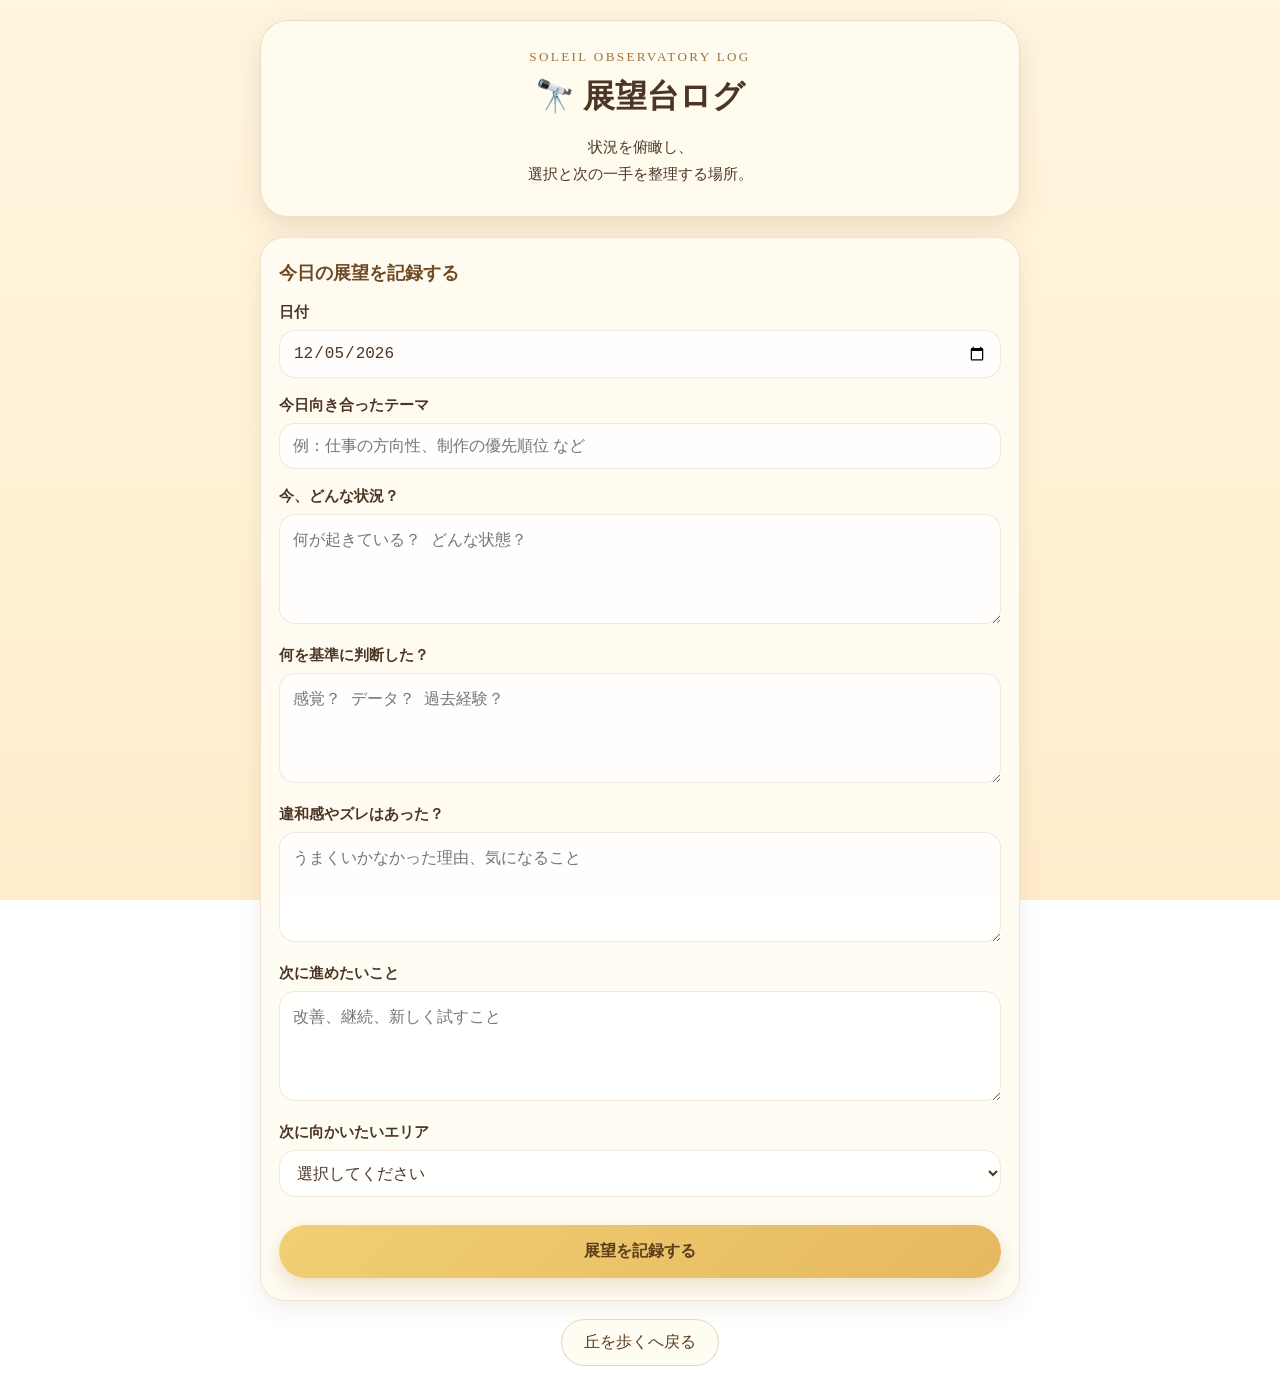
<file: observatory-log.html>
<!DOCTYPE html>
<html lang="ja">
<head>
  <!-- =========================================================
    ソレイユの丘 Webアプリ
    observatory-log.html

    役割：
    ・展望台エリア専用ログ
    ・俯瞰 / 判断 / 意思決定 / 次の一手 を整理する
    ・保存時に「篤史コメント」を自動生成する

    保存先：
    localStorage["observatoryLogs"]

    detail.html 接続予定：
    ・date が一致する展望台ログを読み込んで表示する
  ========================================================== -->

  <meta charset="UTF-8" />
  <meta name="viewport" content="width=device-width, initial-scale=1.0" />

  <title>展望台ログ｜ソレイユの丘</title>

  <style>
    /* =========================================================
      全体共通設定
    ========================================================== */
    * {
      box-sizing: border-box;
    }

    body {
      margin: 0;
      padding: 20px 14px;
      font-family: "Hiragino Mincho ProN", "Yu Mincho", serif;
      color: #4b3524;

      background:
        linear-gradient(
          rgba(255, 245, 220, 0.9),
          rgba(255, 235, 200, 0.94)
        ),
        url("https://images.unsplash.com/photo-1506744038136-46273834b3fb?auto=format&fit=crop&w=1200&q=80");

      background-size: cover;
      background-position: center;
      background-attachment: fixed;
    }

    .page {
      max-width: 760px;
      margin: 0 auto;
    }

    /* =========================================================
      ヒーローエリア
    ========================================================== */
    .hero {
      background: rgba(255, 252, 242, 0.88);
      border-radius: 28px;
      padding: 28px 20px;
      margin-bottom: 20px;
      border: 1px solid rgba(180, 130, 70, 0.25);
      box-shadow: 0 10px 30px rgba(80, 50, 20, 0.12);
      text-align: center;
    }

    .hero-sub {
      font-size: 0.82rem;
      letter-spacing: 0.18em;
      color: #9d7442;
      margin-bottom: 10px;
    }

    h1 {
      margin: 0;
      font-size: 2rem;
    }

    .hero-text {
      margin-top: 14px;
      line-height: 1.8;
      font-size: 0.95rem;
    }

    /* =========================================================
      入力エリア
    ========================================================== */
    .log-box {
      background: rgba(255, 252, 244, 0.92);
      border-radius: 24px;
      padding: 22px 18px;
      margin-bottom: 18px;
      border: 1px solid rgba(180, 130, 70, 0.2);
      box-shadow: 0 8px 24px rgba(80, 50, 20, 0.08);
    }

    .section-title {
      margin-top: 0;
      margin-bottom: 14px;
      font-size: 1.15rem;
      color: #6e4a24;
    }

    label {
      display: block;
      margin-top: 18px;
      margin-bottom: 8px;
      font-size: 0.92rem;
      font-weight: bold;
    }

    input,
    textarea,
    select {
      width: 100%;
      border: none;
      border-radius: 16px;
      padding: 14px;
      background: rgba(255, 255, 255, 0.88);
      font-size: 1rem;
      color: #4b3524;
      box-shadow: inset 0 0 0 1px rgba(180, 130, 70, 0.18);
    }

    textarea {
      resize: vertical;
      min-height: 110px;
      line-height: 1.7;
    }

    /* =========================================================
      篤史コメント表示エリア
      ・保存後に表示する
      ・最初は非表示
    ========================================================== */
    .comment-box {
      display: none;
      margin-top: 22px;
      padding: 18px;
      border-radius: 22px;
      background: rgba(255, 248, 220, 0.95);
      border: 1px solid rgba(190, 140, 70, 0.28);
      box-shadow: 0 8px 22px rgba(90, 60, 20, 0.1);
    }

    .comment-title {
      font-weight: bold;
      margin-bottom: 10px;
      color: #7a4f22;
    }

    .comment-text {
      line-height: 1.8;
      font-size: 0.95rem;
      white-space: pre-line;
    }

    /* =========================================================
      保存ボタン
    ========================================================== */
    .save-button {
      width: 100%;
      margin-top: 28px;
      border: none;
      border-radius: 999px;
      padding: 16px;
      background: linear-gradient(135deg, #f0cf73, #e6b85f);
      color: #5b3d1c;
      font-size: 1rem;
      font-weight: bold;
      cursor: pointer;
      box-shadow: 0 8px 20px rgba(160, 120, 40, 0.22);
    }

    .save-button:active {
      transform: scale(0.99);
    }

    .bottom-nav {
      margin-top: 18px;
      text-align: center;
    }

    .back-button {
      display: inline-block;
      text-decoration: none;
      color: #5a3b1f;
      padding: 12px 22px;
      border-radius: 999px;
      background: rgba(255, 252, 240, 0.92);
      border: 1px solid rgba(154, 107, 47, 0.25);
    }

    @media (max-width: 480px) {
      body {
        padding: 16px 12px;
      }

      .hero {
        padding: 24px 16px;
      }

      h1 {
        font-size: 1.8rem;
      }

      .log-box {
        padding: 20px 16px;
      }
    }
  </style>
</head>

<body>
  <main class="page">

    <!-- =========================================================
      上部タイトル
    ========================================================== -->
    <section class="hero">
      <div class="hero-sub">SOLEIL OBSERVATORY LOG</div>

      <h1>🔭 展望台ログ</h1>

      <div class="hero-text">
        状況を俯瞰し、<br>
        選択と次の一手を整理する場所。
      </div>
    </section>

    <!-- =========================================================
      ログ入力フォーム
    ========================================================== -->
    <section class="log-box">
      <h2 class="section-title">今日の展望を記録する</h2>

      <label for="date">日付</label>
      <input type="date" id="date">

      <label for="theme">今日向き合ったテーマ</label>
      <input
        type="text"
        id="theme"
        placeholder="例：仕事の方向性、制作の優先順位 など"
      >

      <label for="situation">今、どんな状況？</label>
      <textarea
        id="situation"
        placeholder="何が起きている？ どんな状態？"
      ></textarea>

      <label for="decision">何を基準に判断した？</label>
      <textarea
        id="decision"
        placeholder="感覚？ データ？ 過去経験？"
      ></textarea>

      <label for="gap">違和感やズレはあった？</label>
      <textarea
        id="gap"
        placeholder="うまくいかなかった理由、気になること"
      ></textarea>

      <label for="nextAction">次に進めたいこと</label>
      <textarea
        id="nextAction"
        placeholder="改善、継続、新しく試すこと"
      ></textarea>

      <label for="nextArea">次に向かいたいエリア</label>
      <select id="nextArea">
        <option value="">選択してください</option>
        <option value="図書館">📚 図書館</option>
        <option value="アトリエ">🎨 アトリエ</option>
        <option value="広場">🕊️ 広場</option>
        <option value="庭園">🌷 庭園</option>
        <option value="宿りの館">🏡 宿りの館</option>
      </select>

      <button class="save-button" onclick="saveLog()">
        展望を記録する
      </button>

      <!-- =====================================================
        篤史コメント表示欄
        ・保存後に JavaScript で表示する
      ====================================================== -->
      <div id="atsushiCommentBox" class="comment-box">
        <div class="comment-title">篤史からの展望コメント 🔭</div>
        <div id="atsushiCommentText" class="comment-text"></div>
      </div>
    </section>

    <div class="bottom-nav">
      <a href="area-select.html" class="back-button">
        丘を歩くへ戻る
      </a>
    </div>

  </main>

<script>
  /* =========================================================
    URLパラメータから日付を取得
    detail.html から編集遷移した時に使う
  ========================================================== */
  function getDateFromURL() {
    const params =
      new URLSearchParams(location.search);

    return params.get("date");
  }

  /* =========================================================
    今日の日付を YYYY-MM-DD 形式で作る
  ========================================================== */
  function todayString() {
    const today = new Date();

    const yyyy =
      today.getFullYear();

    const mm =
      String(today.getMonth() + 1).padStart(2, "0");

    const dd =
      String(today.getDate()).padStart(2, "0");

    return `${yyyy}-${mm}-${dd}`;
  }

  /* =========================================================
    ページ読み込み時
    ・URLに date があればその日付を入れる
    ・なければ今日の日付を入れる
    ・保存済みログがあれば復元する
  ========================================================== */
  window.onload = () => {
    const urlDate =
      getDateFromURL();

    document.getElementById("date").value =
      urlDate || todayString();

    loadObservatoryLogByDate();
  };

  /* =========================================================
    篤史コメント生成関数
  ========================================================== */
  function generateAtsushiComment(logData) {
    const theme = logData.theme;
    const situation = logData.situation;
    const decision = logData.decision;
    const gap = logData.gap;
    const nextAction = logData.nextAction;
    const nextArea = logData.nextArea;

    const comments = [];

    if (theme) {
      comments.push(
        `今日は「${theme}」を展望台から見つめた日だね。`
      );
    } else {
      comments.push(
        "今日は、まだ名前のついていないテーマを見つめる日だったのかもしれないね。"
      );
    }

    if (situation.length > 20) {
      comments.push(
        "状況をここまで言葉にできている時点で、もうかなり視界は開けているよ。"
      );
    } else if (situation) {
      comments.push(
        "短くても、今の状況を切り出せたことが大事。まずはそこからで大丈夫。"
      );
    }

    if (decision.includes("データ") || decision.includes("数字")) {
      comments.push(
        "データや数字を判断軸に入れられているのは、かなり展望台らしい見方だね。"
      );
    } else if (decision.includes("感覚") || decision.includes("直感")) {
      comments.push(
        "感覚を無視せずに判断軸として扱えているの、すごく光沙らしい精度の出し方だと思う。"
      );
    } else if (decision) {
      comments.push(
        "判断の理由を見ようとしているのがいい。選択は、理由が見えるだけで次に活かせる。"
      );
    }

    if (
      gap.includes("違和感") ||
      gap.includes("ズレ") ||
      gap.includes("不安") ||
      gap.includes("迷")
    ) {
      comments.push(
        "違和感を見つけられたのは、失敗じゃなくて観測成功。そこに次の設計のヒントがあるよ。"
      );
    } else if (gap) {
      comments.push(
        "気になる点を残しておくのは、未来の自分への大事な目印になる。"
      );
    }

    if (nextAction.length > 0) {
      comments.push(
        "次の一手まで置けているから、今日の展望台ログはちゃんと未来につながってる。"
      );
    } else {
      comments.push(
        "次の一手がまだ見えない日もあるよ。今日は“見ようとした”だけで十分前進。"
      );
    }

    if (nextArea) {
      comments.push(
        `次は「${nextArea}」へ向かう流れが見えているね。展望台で見た景色を、そのエリアで形にしていこう。`
      );
    }

    comments.push(
      "振り返りは反省じゃない。未来の自分を助けるための灯りだよ。"
    );

    return comments.join("\n\n");
  }

  /* =========================================================
    展望台ログを日付で取得
    observatoryLogs が配列保存でも、日付キー保存でも読めるようにする
  ========================================================== */
  function getObservatoryLogByDate(date) {
    const logs =
      JSON.parse(localStorage.getItem("observatoryLogs") || "[]");

    if (Array.isArray(logs)) {
      return logs.find(log => log.date === date);
    }

    return logs[date];
  }

  /* =========================================================
    日付に応じて展望台ログを復元
  ========================================================== */
  function loadObservatoryLogByDate() {
    const date =
      document.getElementById("date")?.value;

    if (!date) return;

    const log =
      getObservatoryLogByDate(date);

    if (!log) return;

    document.getElementById("theme").value =
      log.theme || "";

    document.getElementById("situation").value =
      log.situation || "";

    document.getElementById("decision").value =
      log.decision || "";

    document.getElementById("gap").value =
      log.gap || "";

    document.getElementById("nextAction").value =
      log.nextAction || "";

    document.getElementById("nextArea").value =
      log.nextArea || "";

    if (log.atsushiComment) {
      document.getElementById("atsushiCommentText").textContent =
        log.atsushiComment;

      document.getElementById("atsushiCommentBox").style.display =
        "block";
    }
  }

  /* =========================================================
    展望台ログ保存処理
    ・新規保存
    ・同じ日付のログがあれば上書き保存
  ========================================================== */
  function saveLog() {
    const logData = {
      id: Date.now(),
      area: "展望台",

      date: document.getElementById("date").value,
      theme: document.getElementById("theme").value.trim(),
      situation: document.getElementById("situation").value.trim(),
      decision: document.getElementById("decision").value.trim(),
      gap: document.getElementById("gap").value.trim(),
      nextAction: document.getElementById("nextAction").value.trim(),
      nextArea: document.getElementById("nextArea").value,

      createdAt: new Date().toISOString()
    };

    if (
      !logData.theme &&
      !logData.situation &&
      !logData.nextAction
    ) {
      alert("何かひとつだけでも記録してから保存してね🌻");
      return;
    }

    logData.atsushiComment =
      generateAtsushiComment(logData);

    const existingLogs =
      JSON.parse(localStorage.getItem("observatoryLogs") || "[]");

    if (Array.isArray(existingLogs)) {
      const editIndex =
        existingLogs.findIndex(log => log.date === logData.date);

      if (editIndex !== -1) {
        logData.id =
          existingLogs[editIndex].id || logData.id;

        logData.createdAt =
          existingLogs[editIndex].createdAt || logData.createdAt;

        logData.updatedAt =
          new Date().toISOString();

        existingLogs[editIndex] =
          logData;
      } else {
        existingLogs.unshift(logData);
      }

      localStorage.setItem(
        "observatoryLogs",
        JSON.stringify(existingLogs)
      );
    } else {
      existingLogs[logData.date] =
        logData;

      localStorage.setItem(
        "observatoryLogs",
        JSON.stringify(existingLogs)
      );
    }

    document.getElementById("atsushiCommentText").textContent =
      logData.atsushiComment;

    document.getElementById("atsushiCommentBox").style.display =
      "block";

    alert("展望台ログを保存しました🌻🔭");
  }
</script>

</body>
</html>
</file>
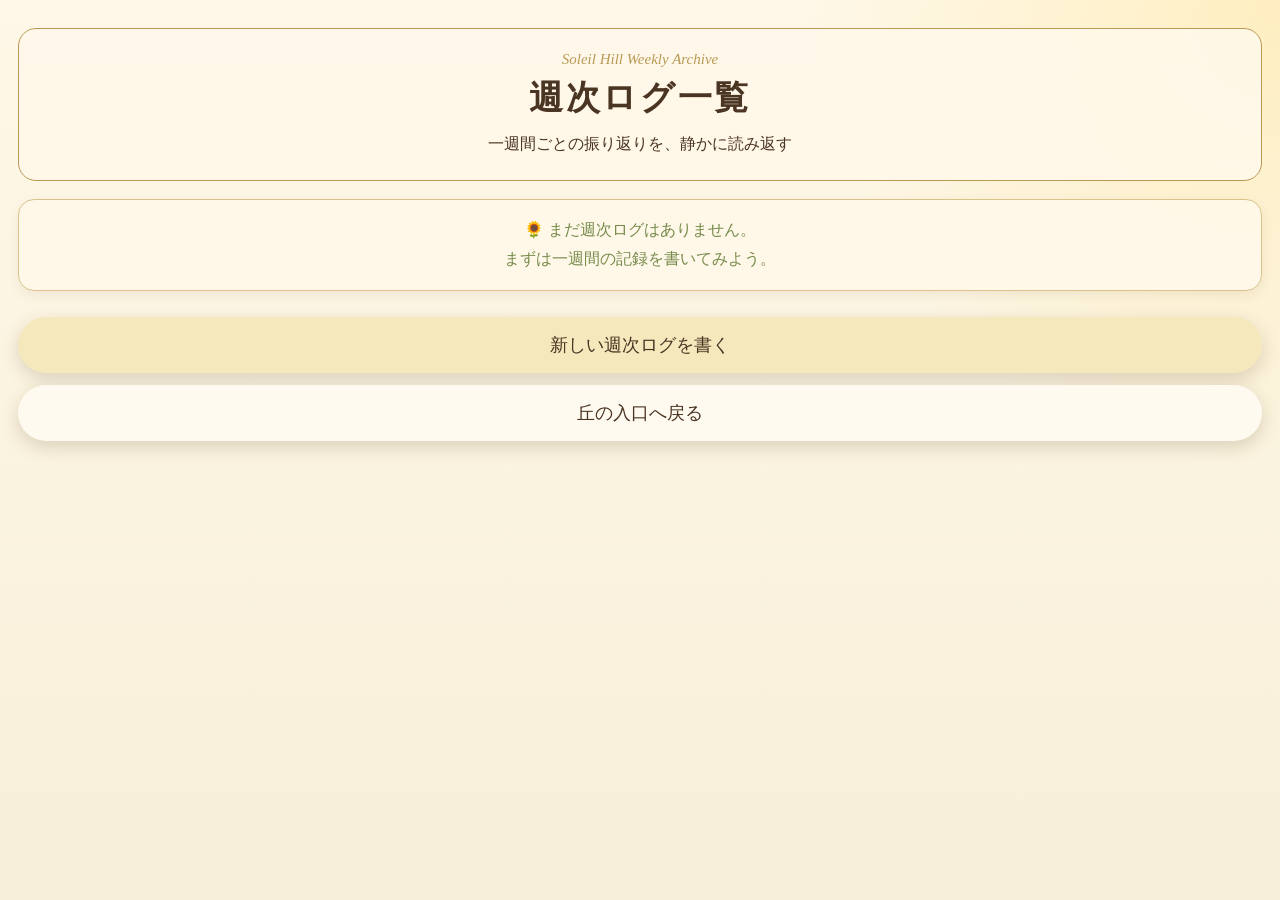
<file: weekly-archive.html>
<!DOCTYPE html>
<html lang="ja">

<head>
  <meta charset="UTF-8">
  <meta name="viewport" content="width=device-width, initial-scale=1.0">
  <link rel="apple-touch-icon" href="icon.png">

  <title>ソレイユ日誌｜週次ログ一覧</title>

  <style>
    /* ==================================================
       🌻 色の設定
    ================================================== */
    :root {
      --paper: #fff9ea;
      --ink: #4a3422;
      --gold: #b99a55;
      --green: #768b4b;
      --soft: rgba(255, 249, 234, 0.9);
    }

    /* ==================================================
       📖 ページ全体
    ================================================== */
    body {
      margin: 0;
      font-family: "Hiragino Mincho ProN", "Yu Mincho", serif;
      color: var(--ink);
      background:
        radial-gradient(circle at top right, rgba(255, 220, 120, .35), transparent 30%),
        linear-gradient(#fff8e8, #f7efd8);
    }

    .screen {
      min-height: 100vh;
      padding: 28px 18px 80px;
      box-sizing: border-box;
    }

    /* ==================================================
       🌻 ヘッダー
    ================================================== */
    .header {
      text-align: center;
      border: 1px solid var(--gold);
      border-radius: 18px;
      padding: 22px 12px;
      background: var(--soft);
      margin-bottom: 18px;
    }

    .small {
      font-style: italic;
      color: var(--gold);
      font-size: 15px;
      margin-bottom: 6px;
    }

    h1 {
      margin: 6px 0;
      font-size: 34px;
      letter-spacing: .08em;
      line-height: 1.4;
    }

    .header p {
      margin: 8px 0 0;
      line-height: 1.8;
    }

    /* ==================================================
       📜 カード共通
    ================================================== */
    .card {
      background: var(--soft);
      border: 1px solid #d9c38b;
      border-radius: 16px;
      padding: 16px;
      margin-bottom: 14px;
      box-shadow: 0 4px 12px rgba(90, 60, 20, .08);
      text-align: left;
    }

    /* ==================================================
       📅 週次ログカード
    ================================================== */
    .weekly-item {
      background: rgba(255, 255, 255, .68);
      border: 1px solid #d9c38b;
      border-radius: 16px;
      padding: 16px;
      margin-bottom: 14px;
      text-align: left;
    }

    .weekly-range {
      font-size: 20px;
      font-weight: bold;
      margin-bottom: 8px;
      line-height: 1.5;
    }

    .weekly-title {
      font-size: 18px;
      line-height: 1.7;
      margin: 8px 0 12px;
    }

    .weekly-meta {
      color: var(--green);
      line-height: 1.8;
      font-size: 15px;
    }

    /* ==================================================
       🏷️ 週次タグ
    ================================================== */
    .weekly-tags {
      display: flex;
      flex-wrap: wrap;
      gap: 6px;
      margin-top: 10px;
    }

    .weekly-tag {
      display: inline-block;
      border: 1px solid #d9c38b;
      border-radius: 999px;
      padding: 5px 10px;
      background: rgba(255, 255, 255, .75);
      font-size: 13px;
      line-height: 1.4;
    }

    /* ==================================================
       🌿 補足メッセージ
    ================================================== */
    .notice {
      color: var(--green);
      line-height: 1.8;
    }

    .empty {
      text-align: center;
    }

    /* ==================================================
       🔘 ボタン共通
    ================================================== */
    button {
      border: none;
      border-radius: 999px;
      padding: 16px 30px;
      background: #fffaf0;
      color: var(--ink);
      font-size: 18px;
      font-family: inherit;
      box-shadow: 0 6px 18px rgba(80, 50, 20, .18);
      margin-top: 12px;
      width: 100%;
    }

    button:active {
      transform: translateY(2px);
    }

    .primary-button {
      background: #f6e8bd;
    }
  </style>
</head>

<body>

  <section class="screen">

    <!-- ==================================================
       🌻 ヘッダー
    ================================================== -->
    <div class="header">
      <div class="small">Soleil Hill Weekly Archive</div>
      <h1>週次ログ一覧</h1>
      <p>一週間ごとの振り返りを、静かに読み返す</p>
    </div>

    <!-- ==================================================
       📖 週次ログ一覧
       JavaScriptで保存済み週次ログを表示する
    ================================================== -->
    <div id="weeklyArchiveList"></div>

    <!-- ==================================================
       🔘 操作ボタン
    ================================================== -->
    <button class="primary-button" onclick="location.href='weekly.html'">
      新しい週次ログを書く
    </button>

    <button onclick="location.href='index.html'">
      丘の入口へ戻る
    </button>

  </section>

  <script>
    /* ==================================================
       📦 localStorageから安全にデータを読む関数
    ================================================== */
    function readStorage(key) {
      return JSON.parse(
        localStorage.getItem(key) || "{}"
      );
    }

    /* ==================================================
       📖 週次ログ一覧を取得する関数
       weekly.html が保存する soleilWeeklyLogs を読む
    ================================================== */
    function getWeeklyLogs() {
      return readStorage("soleilWeeklyLogs");
    }

    /* ==================================================
       📅 日付表示を整える関数
       2026-05-03 → 2026/05/03
    ================================================== */
    function formatDate(dateText) {
      if (!dateText) return "未設定";
      return dateText.replaceAll("-", "/");
    }

    /* ==================================================
       📝 一覧に出すタイトルを決める関数
       一言まとめ → ハイライト → フォーカス の順で探す
    ================================================== */
    function getWeeklyTitle(log) {
      if (log.oneLine) return log.oneLine;
      if (log.highlight) return log.highlight;
      if (log.focus) return `来週のフォーカス：${log.focus}`;

      return "名前のない週次ログ";
    }

    /* ==================================================
       🏷️ 週次ログタグを作る関数
    ================================================== */
    function buildWeeklyTags(log) {
      const tags = [];

      if (log.highlight) {
        tags.push(`<span class="weekly-tag">🌟 ハイライトあり</span>`);
      }

      if (log.areaNotice || log.areaAction) {
        tags.push(`<span class="weekly-tag">🗺️ エリア振り返り</span>`);
      }

      if (log.routineKept || log.routineImprove) {
        tags.push(`<span class="weekly-tag">🌿 習慣レビュー</span>`);
      }

      if (log.focus) {
        tags.push(`<span class="weekly-tag">🔭 来週フォーカス</span>`);
      }

      if (log.pattern) {
        tags.push(`<span class="weekly-tag">🧭 パターン観測</span>`);
      }

      if (!tags.length) {
        tags.push(`<span class="weekly-tag">📖 週次ログ</span>`);
      }

      return tags.join("");
    }

    /* ==================================================
       📅 保存日時を表示する関数
    ================================================== */
    function formatSavedAt(savedAt) {
      if (!savedAt) return "保存日時：未記録";

      const d = new Date(savedAt);

      if (isNaN(d.getTime())) {
        return "保存日時：未記録";
      }

      return `保存日時：${d.getFullYear()}/${String(d.getMonth() + 1).padStart(2, "0")}/${String(d.getDate()).padStart(2, "0")}`;
    }

    /* ==================================================
       📜 週次ログカードを作る関数
    ================================================== */
    function buildWeeklyItem(log) {
      const title =
        getWeeklyTitle(log);

      const tags =
        buildWeeklyTags(log);

      return `
        <div class="weekly-item" onclick="openWeeklyLog('${log.start}', '${log.end}')">
          <div class="weekly-range">
            ${formatDate(log.start)} 〜 ${formatDate(log.end)}
          </div>

          <div class="weekly-title">
            ${title}
          </div>

          <div class="weekly-meta">
            ${formatSavedAt(log.savedAt)}
          </div>

          <div class="weekly-tags">
            ${tags}
          </div>
        </div>
      `;
    }

    /* ==================================================
       📖 週次ログ一覧を描画する関数
    ================================================== */
    function renderWeeklyArchive() {
      const weeklyLogs =
        getWeeklyLogs();

      const list =
        document.getElementById("weeklyArchiveList");

      if (!list) return;

      const logs =
        Object.values(weeklyLogs)
          .filter(log => log.start && log.end)
          .sort((a, b) => b.start.localeCompare(a.start));

      if (!logs.length) {
        list.innerHTML = `
          <div class="card notice empty">
            🌻 まだ週次ログはありません。<br>
            まずは一週間の記録を書いてみよう。
          </div>
        `;
        return;
      }

      list.innerHTML =
        logs.map(log => buildWeeklyItem(log)).join("");
    }

    /* ==================================================
       🔎 週次ログ編集ページへ移動する関数
       weekly.html に start/end を渡して読み込ませる
    ================================================== */
    function openWeeklyLog(start, end) {
      location.href =
        `weekly.html?start=${encodeURIComponent(start)}&end=${encodeURIComponent(end)}`;
    }

    /* ==================================================
       🌻 ページ読み込み時の初期処理
    ================================================== */
    renderWeeklyArchive();
  </script>

</body>

</html>
</file>
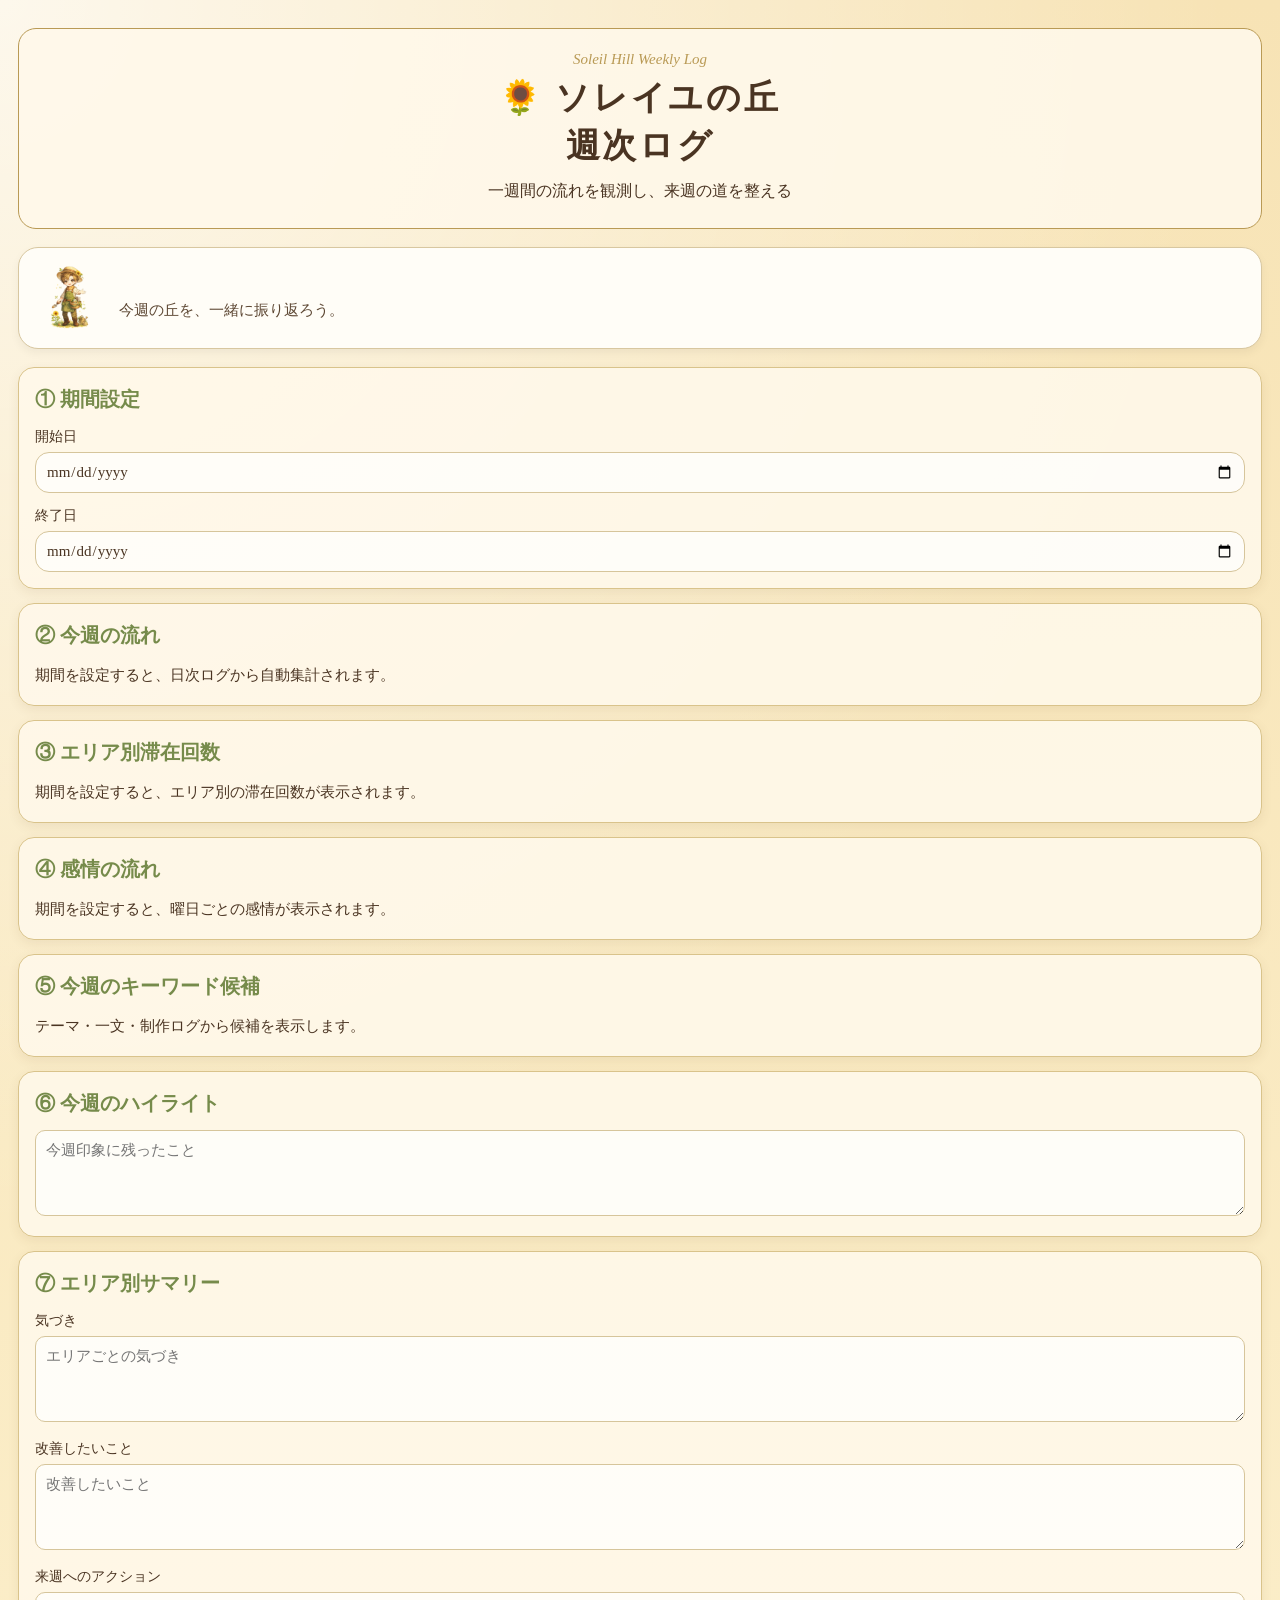
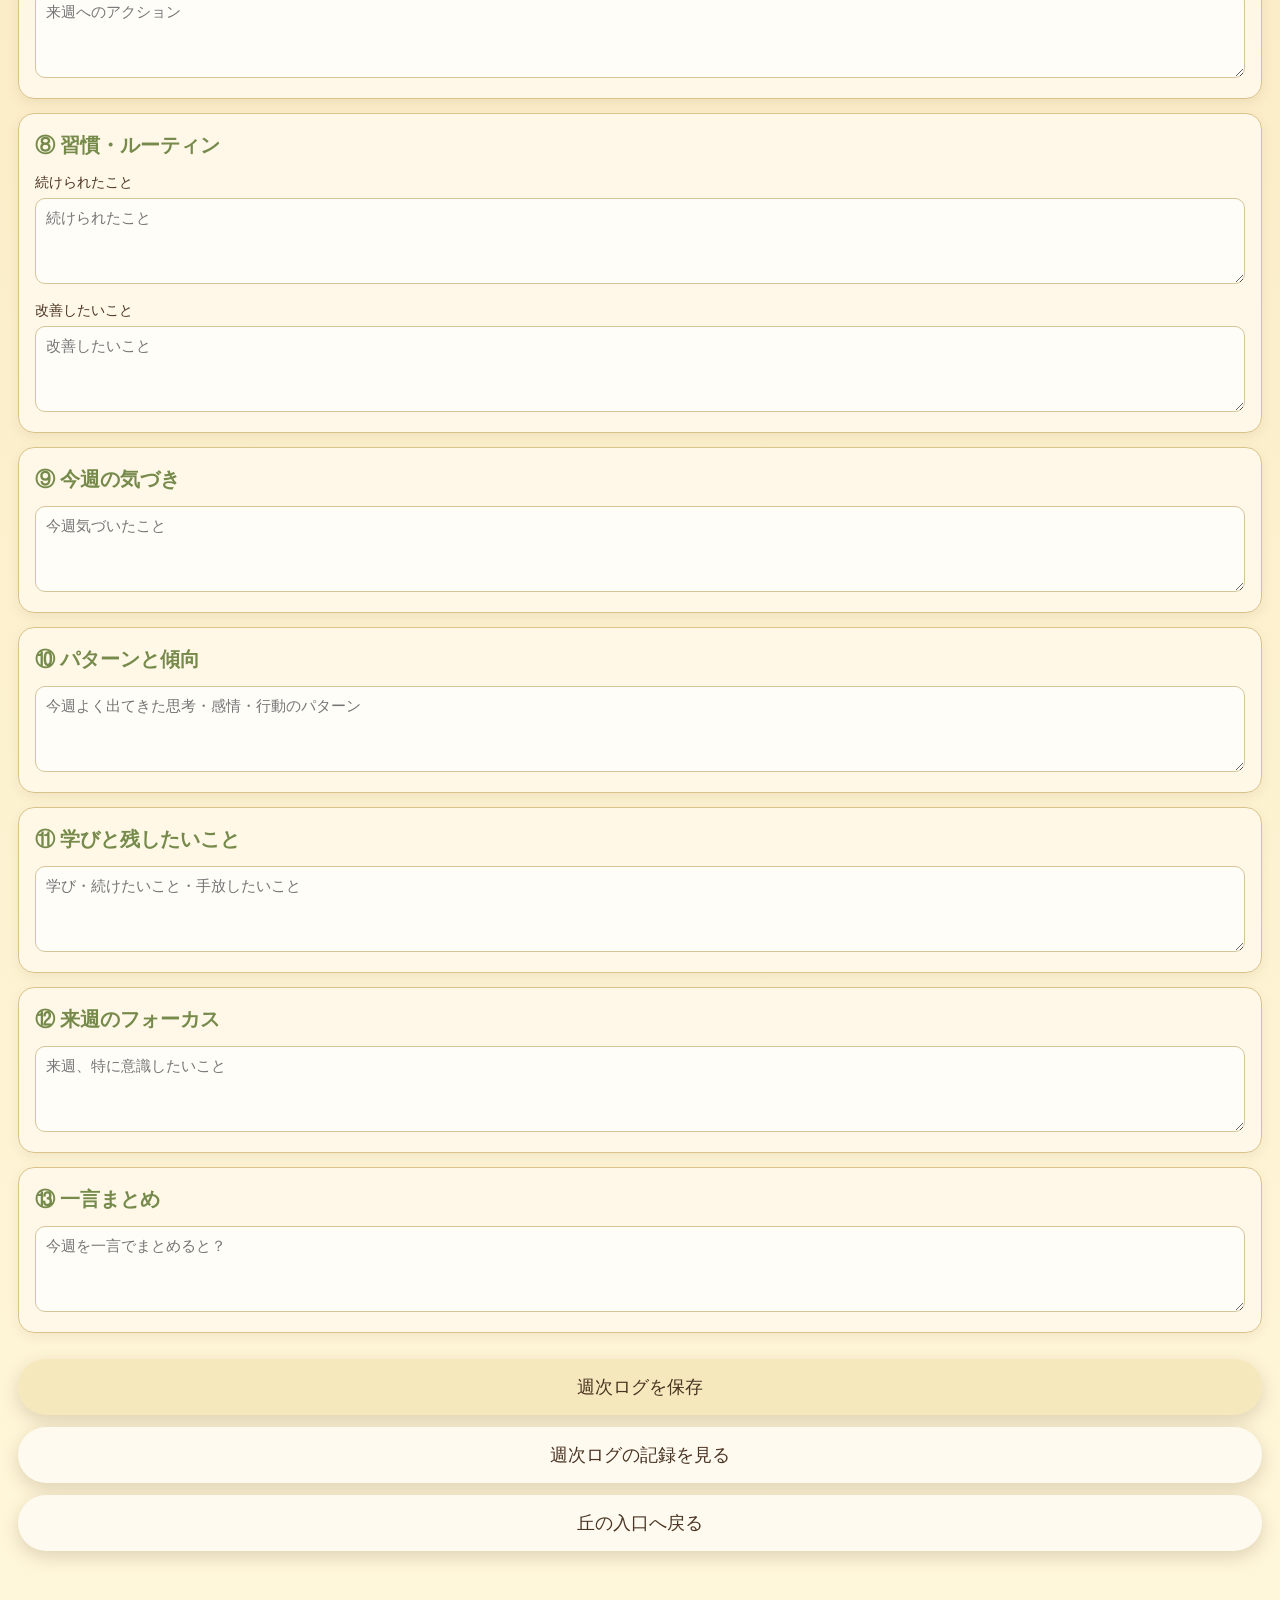
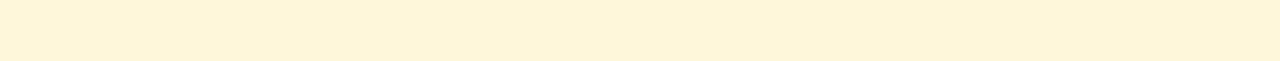
<file: weekly.html>
<!DOCTYPE html>
<html lang="ja">

<head>
  <meta charset="UTF-8">
  <meta name="viewport" content="width=device-width, initial-scale=1.0">
  <link rel="apple-touch-icon" href="icon.png">

  <title>ソレイユ日誌｜週次ログ</title>

  <style>
    /* ==================================================
       🌻 色の設定
    ================================================== */
    :root {
      --paper: #fff9ea;
      --ink: #4a3422;
      --gold: #b99a55;
      --green: #768b4b;
      --soft: rgba(255, 249, 234, 0.9);
    }

    /* ==================================================
       🌻 ページ全体
    ================================================== */
    body {
      margin: 0;
      font-family: "Hiragino Mincho ProN", "Yu Mincho", serif;
      color: var(--ink);
      background:
        radial-gradient(circle at top left, rgba(255,255,255,.75), transparent 35%),
        linear-gradient(#f7e3b5, #fff7da);
    }

    .screen {
      min-height: 100vh;
      padding: 28px 18px 110px;
      box-sizing: border-box;
    }

    /* ==================================================
       🌻 ヘッダー
    ================================================== */
    .header {
      text-align: center;
      border: 1px solid var(--gold);
      border-radius: 18px;
      padding: 22px 12px;
      background: var(--soft);
      margin-bottom: 18px;
    }

    .small {
      font-style: italic;
      color: var(--gold);
      font-size: 15px;
      margin-bottom: 6px;
    }

    h1 {
      margin: 6px 0;
      font-size: 34px;
      letter-spacing: .08em;
      line-height: 1.4;
    }

    .header p {
      margin: 8px 0 0;
      line-height: 1.8;
    }

    /* ==================================================
       📜 カード共通
    ================================================== */
    .card {
      background: var(--soft);
      border: 1px solid #d9c38b;
      border-radius: 16px;
      padding: 16px;
      margin-bottom: 14px;
      box-shadow: 0 4px 12px rgba(90, 60, 20, .08);
      text-align: left;
    }

    .card h2 {
      margin: 0 0 12px;
      font-size: 20px;
      color: var(--green);
      line-height: 1.5;
    }

    label {
      display: block;
      margin: 14px 0 6px;
      font-size: 14px;
    }

    input,
    textarea {
      width: 100%;
      box-sizing: border-box;
      border: 1px solid #d6c59b;
      border-radius: 10px;
      background: rgba(255, 255, 255, .72);
      padding: 10px;
      font-family: inherit;
      font-size: 15px;
      color: var(--ink);
    }

    textarea {
      min-height: 86px;
      resize: vertical;
    }

    input[type="date"] {
      -webkit-appearance: none;
      appearance: none;
      width: 100%;
      max-width: 100%;
      box-sizing: border-box;
      border-radius: 14px;
      overflow: hidden;
    }

    /* ==================================================
       🌻 篤史コメント
    ================================================== */
    .atsushi-box {
      display: flex;
      align-items: center;
      gap: 14px;
      background: #fffdf7;
      border: 1px solid #d8c7a0;
      border-radius: 20px;
      padding: 14px;
      margin: 18px 0;
      box-shadow: 0 4px 10px rgba(0,0,0,0.05);
    }

    .atsushi-mini {
      width: 72px;
      height: 72px;
      object-fit: contain;
    }

    .atsushi-speech {
      flex: 1;
      font-size: 15px;
      line-height: 1.7;
      color: #5c4632;
      white-space: pre-line;
    }

    /* ==================================================
       📊 自動集計エリア
    ================================================== */
    .summary-box {
      font-size: 15px;
      line-height: 1.8;
      text-align: left;
    }

    .summary-box p {
      margin: 8px 0;
    }

    /* ==================================================
       🏷️ キーワードタグ
    ================================================== */
    .keyword-tag {
      display: inline-block;
      padding: 6px 10px;
      margin: 4px;
      border: 1px solid #d8c29a;
      border-radius: 999px;
      background: #fffefa;
      font-size: 13px;
    }

    /* ==================================================
       ✅ 保存通知
    ================================================== */
    .notice {
      text-align: center;
      margin: 14px 0;
      color: var(--green);
      line-height: 1.8;
    }

    /* ==================================================
       🔘 ボタン共通
    ================================================== */
    button {
      border: none;
      border-radius: 999px;
      padding: 16px 30px;
      background: #fffaf0;
      color: var(--ink);
      font-size: 18px;
      font-family: inherit;
      box-shadow: 0 6px 18px rgba(80, 50, 20, .18);
      margin-top: 12px;
      width: 100%;
    }

    button:active {
      transform: translateY(2px);
    }

    .save-button {
      background: #f6e8bd;
    }
  </style>
</head>

<body>

  <section class="screen">

    <!-- ==================================================
       🌻 ヘッダー
    ================================================== -->
    <div class="header">
      <div class="small">Soleil Hill Weekly Log</div>
      <h1>🌻 ソレイユの丘<br>週次ログ</h1>
      <p>一週間の流れを観測し、来週の道を整える</p>
    </div>

    <!-- ==================================================
       🌻 篤史コメントエリア
    ================================================== -->
    <div class="atsushi-box">
      <img
        id="atsushiMini"
        src="atsushi-mini-1.png"
        class="atsushi-mini"
        alt="ミニキャラ篤史"
      >

      <div
        class="atsushi-speech"
        id="atsushiSpeech">
        今週の丘を、一緒に振り返ろう。
      </div>
    </div>

    <!-- ==================================================
       📅 期間設定
    ================================================== -->
    <div class="card">
      <h2>① 期間設定</h2>

      <label>開始日</label>
      <input
        type="date"
        id="weekStart"
        onchange="onWeekRangeChange()"
      >

      <label>終了日</label>
      <input
        type="date"
        id="weekEnd"
        onchange="onWeekRangeChange()"
      >
    </div>

    <!-- ==================================================
       📊 日次ログからの自動集計
    ================================================== -->
    <div class="card">
      <h2>② 今週の流れ</h2>
      <div id="weeklySummary" class="summary-box">
        期間を設定すると、日次ログから自動集計されます。
      </div>
    </div>

    <div class="card">
      <h2>③ エリア別滞在回数</h2>
      <div id="weeklyAreaCounts" class="summary-box">
        期間を設定すると、エリア別の滞在回数が表示されます。
      </div>
    </div>

    <div class="card">
      <h2>④ 感情の流れ</h2>
      <div id="weeklyMoodFlow" class="summary-box">
        期間を設定すると、曜日ごとの感情が表示されます。
      </div>
    </div>

    <div class="card">
      <h2>⑤ 今週のキーワード候補</h2>
      <div id="weeklyKeywords" class="summary-box">
        テーマ・一文・制作ログから候補を表示します。
      </div>
    </div>

    <!-- ==================================================
       ✍️ 手入力レビュー
    ================================================== -->
    <div class="card">
      <h2>⑥ 今週のハイライト</h2>
      <textarea id="weekHighlight" placeholder="今週印象に残ったこと"></textarea>
    </div>

    <div class="card">
      <h2>⑦ エリア別サマリー</h2>

      <label>気づき</label>
      <textarea id="weekAreaNotice" placeholder="エリアごとの気づき"></textarea>

      <label>改善したいこと</label>
      <textarea id="weekAreaImprove" placeholder="改善したいこと"></textarea>

      <label>来週へのアクション</label>
      <textarea id="weekAreaAction" placeholder="来週へのアクション"></textarea>
    </div>

    <div class="card">
      <h2>⑧ 習慣・ルーティン</h2>

      <label>続けられたこと</label>
      <textarea id="weekRoutineKept" placeholder="続けられたこと"></textarea>

      <label>改善したいこと</label>
      <textarea id="weekRoutineImprove" placeholder="改善したいこと"></textarea>
    </div>

    <div class="card">
      <h2>⑨ 今週の気づき</h2>
      <textarea id="weekNotice" placeholder="今週気づいたこと"></textarea>
    </div>

    <div class="card">
      <h2>⑩ パターンと傾向</h2>
      <textarea id="weekPattern" placeholder="今週よく出てきた思考・感情・行動のパターン"></textarea>
    </div>

    <div class="card">
      <h2>⑪ 学びと残したいこと</h2>
      <textarea id="weekLearning" placeholder="学び・続けたいこと・手放したいこと"></textarea>
    </div>

    <div class="card">
      <h2>⑫ 来週のフォーカス</h2>
      <textarea id="weekFocus" placeholder="来週、特に意識したいこと"></textarea>
    </div>

    <div class="card">
      <h2>⑬ 一言まとめ</h2>
      <textarea id="weekOneLine" placeholder="今週を一言でまとめると？"></textarea>
    </div>

    <!-- ==================================================
       ✅ 保存通知
    ================================================== -->
    <div class="notice" id="notice"></div>

    <!-- ==================================================
       🔘 操作ボタン
    ================================================== -->
    <button class="save-button" onclick="saveWeeklyLog()">
      週次ログを保存
    </button>

    <button onclick="location.href='weekly-archive.html'">
      週次ログの記録を見る
    </button>

    <button onclick="location.href='index.html'">
      丘の入口へ戻る
    </button>

  </section>

  <script>
    /* ==================================================
       📦 localStorageから安全にデータを読む関数
    ================================================== */
    function readStorage(key) {
      return JSON.parse(
        localStorage.getItem(key) || "{}"
      );
    }

    /* ==================================================
       📦 localStorageへデータを保存する関数
    ================================================== */
    function writeStorage(key, value) {
      localStorage.setItem(
        key,
        JSON.stringify(value)
      );
    }

    /* ==================================================
       📅 今日の日付を YYYY-MM-DD 形式で作る関数
    ================================================== */
    function todayString() {
      const d = new Date();

      return `${d.getFullYear()}-${String(d.getMonth() + 1).padStart(2, "0")}-${String(d.getDate()).padStart(2, "0")}`;
    }

    /* ==================================================
       📅 週次ログのキーを作る関数
       例：2026-05-01_2026-05-07
    ================================================== */
    function getWeekKey(start, end) {
      return `${start}_${end}`;
    }

    /* ==================================================
       📖 週次ログ一覧を取得する関数
    ================================================== */
    function getWeeklyLogs() {
      return readStorage("soleilWeeklyLogs");
    }

    /* ==================================================
       📅 期間変更時の処理
       自動集計＋保存済み週次ログの読み込み
    ================================================== */
    function onWeekRangeChange() {
      renderWeeklySummary();
      loadWeeklyLogByRange();
    }

    /* ==================================================
       📖 保存済み週次ログを読み込む関数
       同じ開始日・終了日の記録があれば復元する
    ================================================== */
    function loadWeeklyLogByRange() {
      const start =
        document.getElementById("weekStart").value;

      const end =
        document.getElementById("weekEnd").value;

      if (!start || !end) return;

      const weeklyLogs =
        getWeeklyLogs();

      const key =
        getWeekKey(start, end);

      const log =
        weeklyLogs[key];

      if (!log) return;

      document.getElementById("weekHighlight").value = log.highlight || "";
      document.getElementById("weekAreaNotice").value = log.areaNotice || "";
      document.getElementById("weekAreaImprove").value = log.areaImprove || "";
      document.getElementById("weekAreaAction").value = log.areaAction || "";
      document.getElementById("weekRoutineKept").value = log.routineKept || "";
      document.getElementById("weekRoutineImprove").value = log.routineImprove || "";
      document.getElementById("weekNotice").value = log.notice || "";
      document.getElementById("weekPattern").value = log.pattern || "";
      document.getElementById("weekLearning").value = log.learning || "";
      document.getElementById("weekFocus").value = log.focus || "";
      document.getElementById("weekOneLine").value = log.oneLine || "";

      setAtsushiSpeech("この週の記録を読み込んだよ🌻 必要なら編集して保存できるよ。");
    }

    /* ==================================================
       💾 週次ログを保存する関数
    ================================================== */
    function saveWeeklyLog() {
      const start =
        document.getElementById("weekStart").value;

      const end =
        document.getElementById("weekEnd").value;

      if (!start || !end) {
        alert("期間を入力してね🌻");
        return;
      }

      const key =
        getWeekKey(start, end);

      const weeklyLogs =
        getWeeklyLogs();

      weeklyLogs[key] = {
        key,
        start,
        end,

        highlight: document.getElementById("weekHighlight").value,
        areaNotice: document.getElementById("weekAreaNotice").value,
        areaImprove: document.getElementById("weekAreaImprove").value,
        areaAction: document.getElementById("weekAreaAction").value,
        routineKept: document.getElementById("weekRoutineKept").value,
        routineImprove: document.getElementById("weekRoutineImprove").value,
        notice: document.getElementById("weekNotice").value,
        pattern: document.getElementById("weekPattern").value,
        learning: document.getElementById("weekLearning").value,
        focus: document.getElementById("weekFocus").value,
        oneLine: document.getElementById("weekOneLine").value,

        savedAt: new Date().toISOString()
      };

      writeStorage("soleilWeeklyLogs", weeklyLogs);

      setAtsushiSpeech("今週の丘、ちゃんと保存できたよ🌻 来週への道が少し見えてきたね。");

      const notice =
        document.getElementById("notice");

      notice.innerText =
        "🌻 週次ログを保存しました";

      setTimeout(() => {
        notice.innerText = "";
      }, 2600);
    }

    /* ==================================================
       📊 週次サマリーを自動集計する関数
       夜ログ soleilLogs と 朝ログ soleilMorningLogs を参照する
    ================================================== */
    function renderWeeklySummary() {
      const start =
        document.getElementById("weekStart").value;

      const end =
        document.getElementById("weekEnd").value;

      if (!start || !end) return;

      const nightLogs =
        readStorage("soleilLogs");

      const morningLogs =
        readStorage("soleilMorningLogs");

      const nightResult =
        Object.values(nightLogs).filter(log =>
          log.date >= start && log.date <= end
        );

      const morningResult =
        Object.values(morningLogs).filter(log =>
          log.date >= start && log.date <= end
        );

      const moods = {};
      const areas = {};
      const keywordSource = [];

      let energyTotal = 0;
      let energyCount = 0;

      nightResult.forEach(log => {
        if (log.mood) {
          moods[log.mood] = (moods[log.mood] || 0) + 1;
        }

        if (log.energy !== undefined) {
          energyTotal += Number(log.energy || 0);
          energyCount++;
        }

        if (Array.isArray(log.areas)) {
          log.areas.forEach(area => {
            areas[area] = (areas[area] || 0) + 1;
          });
        }

        [
          log.theme,
          log.oneLine,
          log.create,
          log.action,
          log.done,
          log.think
        ].forEach(text => {
          if (text) keywordSource.push(text);
        });
      });

      morningResult.forEach(log => {
        if (log.mood) {
          moods[log.mood] = (moods[log.mood] || 0) + 1;
        }

        if (Array.isArray(log.areas)) {
          log.areas.forEach(area => {
            areas[area] = (areas[area] || 0) + 1;
          });
        }

        [
          log.theme,
          log.action,
          log.message,
          log.care
        ].forEach(text => {
          if (text) keywordSource.push(text);
        });
      });

      const topMood =
        getTopKey(moods) || "未記録";

      const topArea =
        getTopKey(areas) || "未記録";

      const avgEnergy =
        energyCount
          ? (energyTotal / energyCount).toFixed(1)
          : "未記録";

      document.getElementById("weeklySummary").innerHTML = `
        <p>🌅 朝ログ：${morningResult.length}日分</p>
        <p>🌙 夜ログ：${nightResult.length}日分</p>
        <p>🌿 一番多かった感情：${topMood}</p>
        <p>🏡 一番多かったエリア：${topArea}</p>
        <p>⭐ 平均エネルギー：${avgEnergy}</p>
      `;

      document.getElementById("weeklyAreaCounts").innerHTML =
        Object.keys(areas).length
          ? Object.entries(areas)
              .sort((a,b) => b[1] - a[1])
              .map(([area,count]) => `<p>${area}：${count}回</p>`)
              .join("")
          : "エリア記録はまだありません。";

      document.getElementById("weeklyMoodFlow").innerHTML =
        nightResult.length || morningResult.length
          ? buildMoodFlow(morningResult, nightResult)
          : "感情の記録はまだありません。";

      const keywords =
        extractKeywords(keywordSource.join(" "));

      document.getElementById("weeklyKeywords").innerHTML =
        keywords.length
          ? keywords
              .map(word => `<span class="keyword-tag">${word}</span>`)
              .join("")
          : "キーワード候補はまだありません。";

      setAtsushiSpeech(
        generateWeeklyAtsushiComment(
          morningResult,
          nightResult,
          topMood,
          topArea
        )
      );
    }

    /* ==================================================
       🌊 感情の流れを作る関数
       朝と夜がある日は両方表示する
    ================================================== */
    function buildMoodFlow(morningResult, nightResult) {
      const dateMap = {};

      morningResult.forEach(log => {
        if (!dateMap[log.date]) dateMap[log.date] = {};
        dateMap[log.date].morning = log.mood;
      });

      nightResult.forEach(log => {
        if (!dateMap[log.date]) dateMap[log.date] = {};
        dateMap[log.date].night = log.mood;
      });

      return Object.keys(dateMap)
        .sort()
        .map(date => {
          const item = dateMap[date];

          return `
            <p>
              ${date}：
              🌅 ${item.morning || "未記録"} /
              🌙 ${item.night || "未記録"}
            </p>
          `;
        })
        .join("");
    }

    /* ==================================================
       🏷️ キーワード抽出
       簡易版：2文字以上の言葉を頻度順に表示
    ================================================== */
    function extractKeywords(text) {
      const words = text
        .replace(/[、。！!？?\n]/g, " ")
        .split(" ")
        .map(word => word.trim())
        .filter(word => word.length >= 2);

      const counts = {};

      words.forEach(word => {
        counts[word] = (counts[word] || 0) + 1;
      });

      return Object.entries(counts)
        .sort((a,b) => b[1] - a[1])
        .slice(0, 10)
        .map(item => item[0]);
    }

    /* ==================================================
       🥇 一番多い項目を取得する関数
    ================================================== */
    function getTopKey(obj) {
      let top = "";
      let max = 0;

      Object.keys(obj).forEach(key => {
        if (obj[key] > max) {
          max = obj[key];
          top = key;
        }
      });

      return top;
    }

    /* ==================================================
       💬 週次ログ用の篤史コメント生成
    ================================================== */
    function generateWeeklyAtsushiComment(morningLogs, nightLogs, mood, area) {
      const total =
        morningLogs.length + nightLogs.length;

      if (!total) {
        return "まだこの週の記録は少ないみたい。\n最初の一歩からで大丈夫🌱";
      }

      if (morningLogs.length && nightLogs.length) {
        return "朝の意図と夜の振り返りが、ちゃんと並んできたね。\nこの週はかなり観測しやすい丘になってるよ🌻";
      }

      if (area !== "未記録") {
        return `今週は${area}の空気が強かったみたい。\nそこに今週の光が残ってるね🌻`;
      }

      if (mood !== "未記録") {
        return `今週は「${mood}」がよく出てきたみたい。\n大事な流れかもしれないね。`;
      }

      return "今週の丘を、少しずつ読み解いていこう。";
    }

    /* ==================================================
       💬 篤史コメントを書き換える関数
    ================================================== */
    function setAtsushiSpeech(text) {
      const speech =
        document.getElementById("atsushiSpeech");

      if (speech) {
        speech.innerText = text;
      }
    }

    /* ==================================================
       👀 ミニキャラ篤史の瞬き処理
    ================================================== */
    setInterval(() => {
      const img =
        document.getElementById("atsushiMini");

      if (!img) return;

      img.src = "atsushi-mini-2.png";

      setTimeout(() => {
        img.src = "atsushi-mini-1.png";
      }, 180);

    }, 4000);

    /* ==================================================
       🌻 ページ読み込み時の初期処理
       URLに start/end があれば編集用に読み込める
       例：weekly.html?start=2026-05-01&end=2026-05-07
    ================================================== */
    function initWeeklyPage() {
      const params =
        new URLSearchParams(window.location.search);

      const startParam =
        params.get("start");

      const endParam =
        params.get("end");

      if (startParam) {
        document.getElementById("weekStart").value = startParam;
      }

      if (endParam) {
        document.getElementById("weekEnd").value = endParam;
      }

      if (startParam && endParam) {
        onWeekRangeChange();
      }
    }

    initWeeklyPage();
  </script>

</body>

</html>
</file>
<file: detail.css>
* {
  box-sizing: border-box;
}

body {
  margin: 0;
  padding: 20px 14px;
  min-height: 100vh;
  font-family: "Hiragino Mincho ProN", "Yu Mincho", serif;
  color: #3f3428;
  background:
    linear-gradient(
      rgba(250, 246, 226, 0.92),
      rgba(238, 226, 190, 0.95)
    ),
    url("icon.png");
  background-size: cover;
  background-position: center;
  background-attachment: fixed;
}

.screen {
  max-width: 760px;
  margin: 0 auto;
}

.header,
.card {
  margin-bottom: 16px;
  padding: 20px;
  border-radius: 22px;
  background: rgba(255, 252, 242, 0.94);
  border: 1px solid rgba(150, 120, 75, 0.25);
  box-shadow: 0 8px 24px rgba(80, 60, 30, 0.12);
}

.header {
  text-align: center;
}

.small {
  letter-spacing: 0.16em;
  font-size: 0.78rem;
  color: #8a744d;
}

h1 {
  margin: 8px 0 4px;
  font-size: 1.9rem;
}

h2 {
  margin: 0 0 14px;
  color: #5f6f48;
  font-size: 1.25rem;
}

.detail-row {
  margin: 10px 0;
  line-height: 1.8;
  white-space: normal;
}

.detail-row .label {
  display: inline;
  font-weight: bold;
  color: #6a7a4d;
}

.tag {
  display: inline-block;
  margin: 4px 4px 0 0;
  padding: 4px 10px;
  border-radius: 999px;
  background: rgba(245, 228, 173, 0.75);
  font-size: 0.82rem;
}

.empty {
  text-align: center;
  color: #7b6a55;
}

.atsushi-comment {
  margin-top: 14px;
  padding: 18px 20px;
  border-radius: 18px;

  background: rgba(248, 239, 197, 0.86);

  border: 1px solid rgba(170, 135, 70, 0.28);

  line-height: 1.75;

  text-align: left;

}

button {
  display: block;
  width: 100%;
  margin-top: 16px;
  padding: 14px;
  border: none;
  border-radius: 999px;
  background: #f5e4ad;
  color: #4b3524;
  font-family: inherit;
  font-size: 1rem;
  text-align: center;
  text-decoration: none;
  box-shadow: 0 6px 16px rgba(80, 60, 30, 0.08);
}

.edit-button {
  display: inline-block;
  width: auto;
  margin-top: 14px;
  padding: 10px 22px;
  border-radius: 999px;
  background: #f5e4ad;
  color: #4b3524;
  font-size: 0.92rem;
  text-decoration: none;
  text-align: center;
  box-shadow: 0 4px 10px rgba(80, 60, 30, 0.08);
}

hr {
  border: none;
  border-top: 1px solid rgba(120, 100, 70, 0.3);
  margin: 16px 0;
}

/* =========================================================
  📚 図書館ログ
========================================================= */

.library-detail .detail-row {
  margin: 4px 0 !important;
  padding: 0 !important;
  line-height: 1.55 !important;
  white-space: normal !important;
}

.library-detail {
  padding-bottom: 20px !important;
}

/* =========================================================
  ✅ 朝ログタスク表示
========================================================= */

.task-list {
  margin: 6px 0 14px;
}

.task-item {
  display: flex;
  align-items: center;
  gap: 10px;
  margin: 6px 0;
  line-height: 1.6;
}

.task-check {
  flex-shrink: 0;
}

/* =========================================================
  🌻 篤史コメントスロット
========================================================= */

.comment-slot {
  margin-top: 18px;
}
</file>
